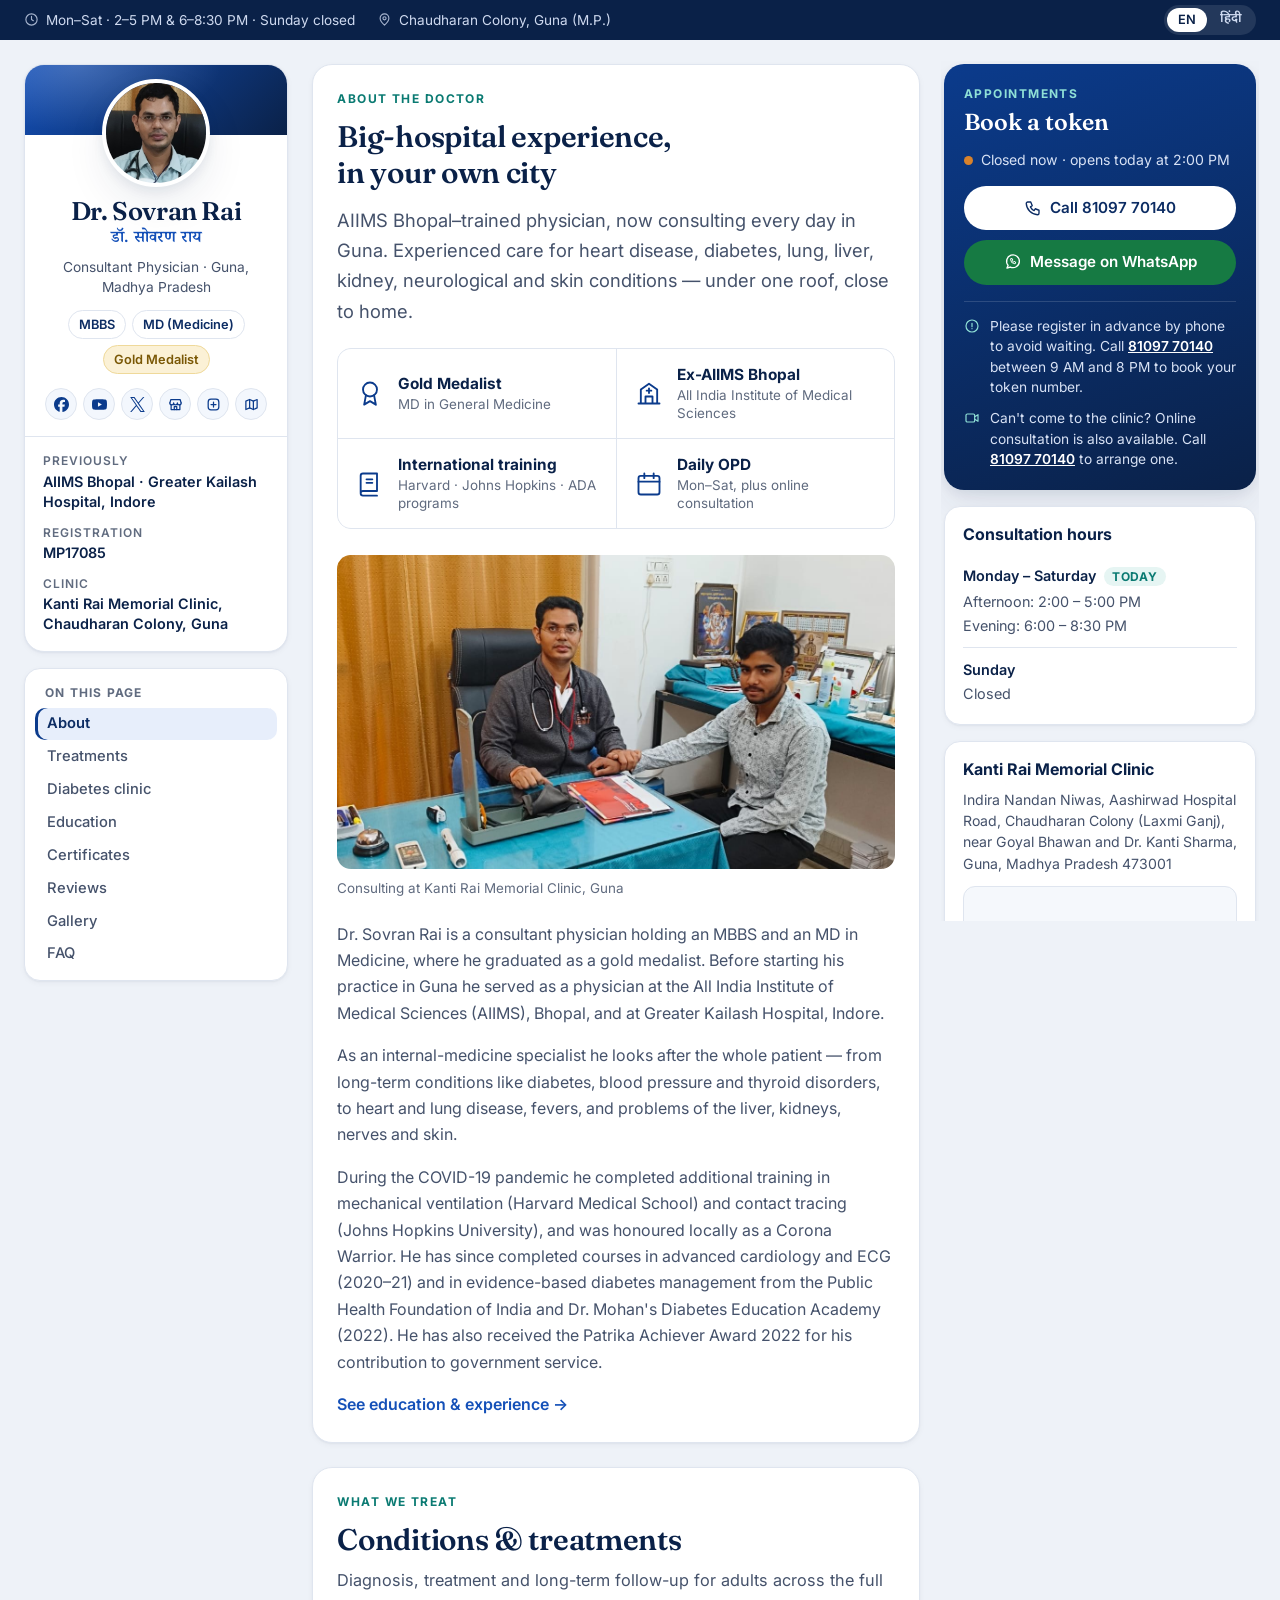
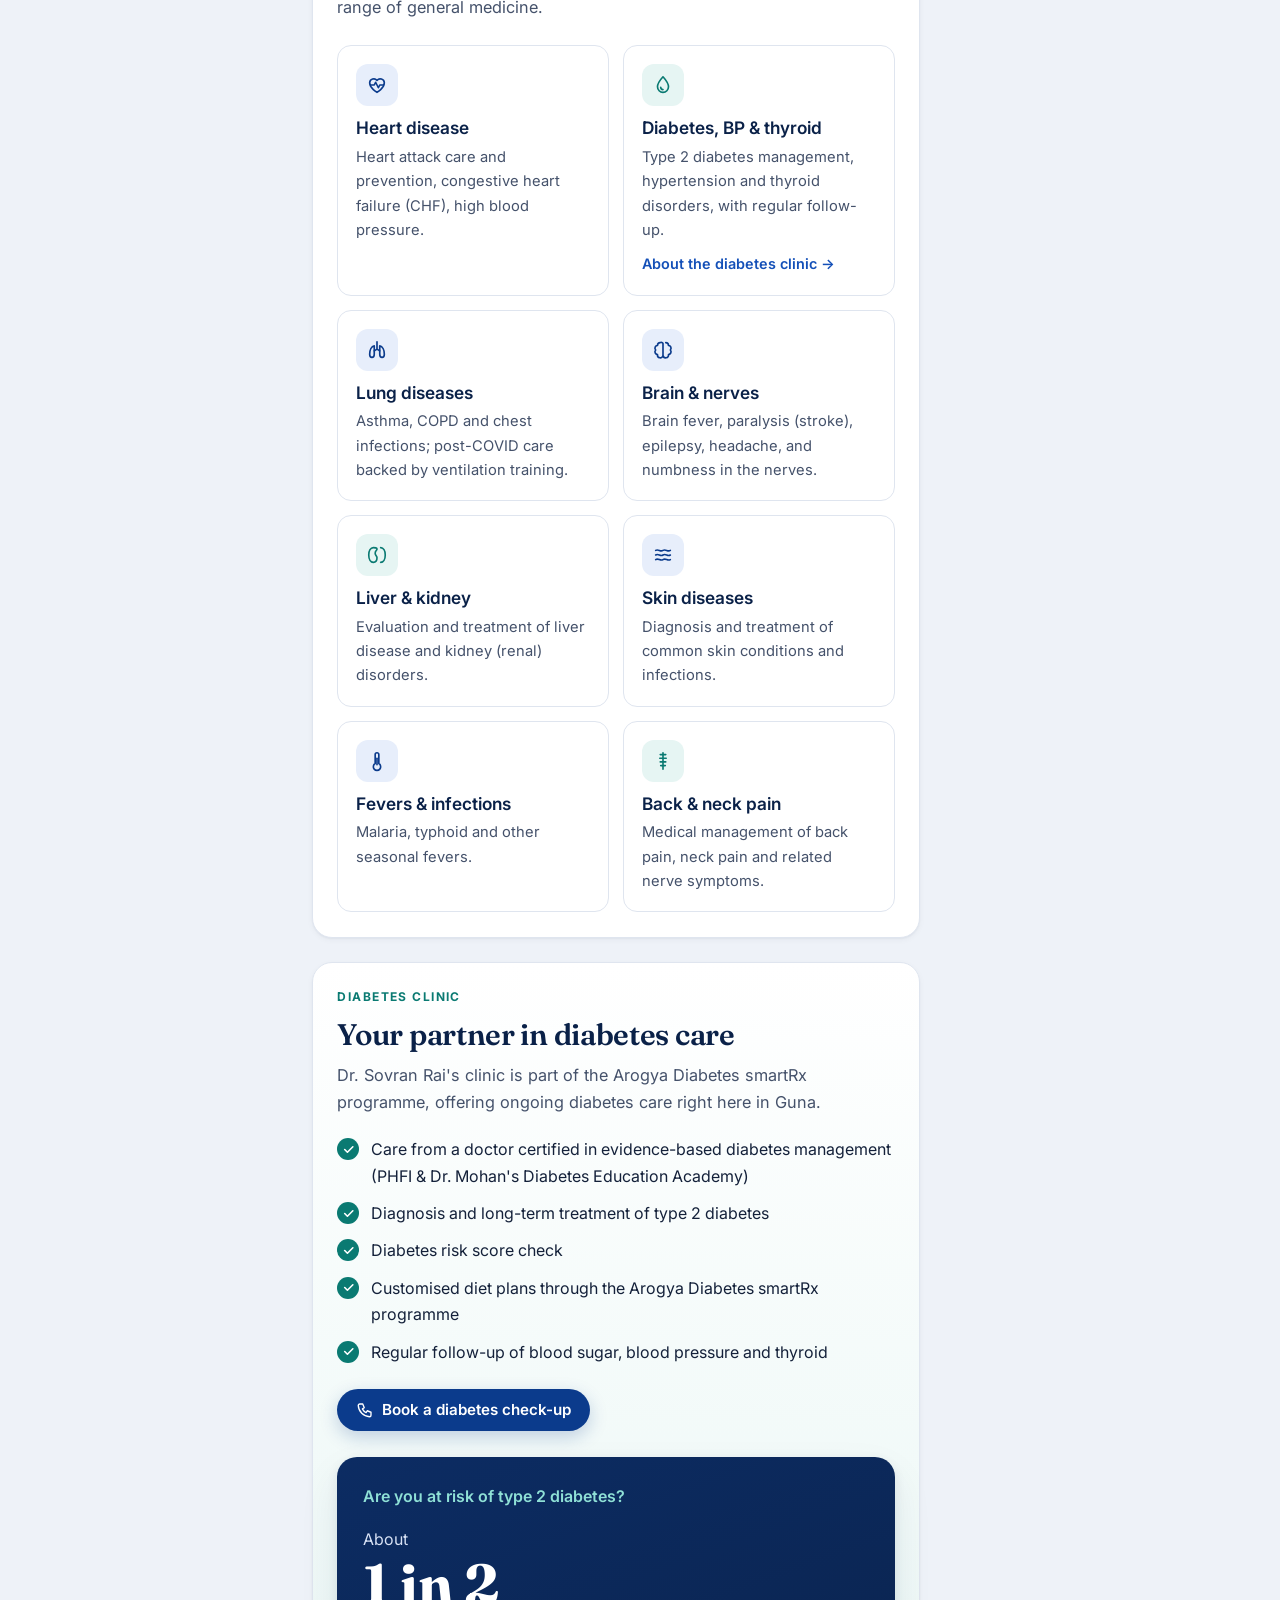
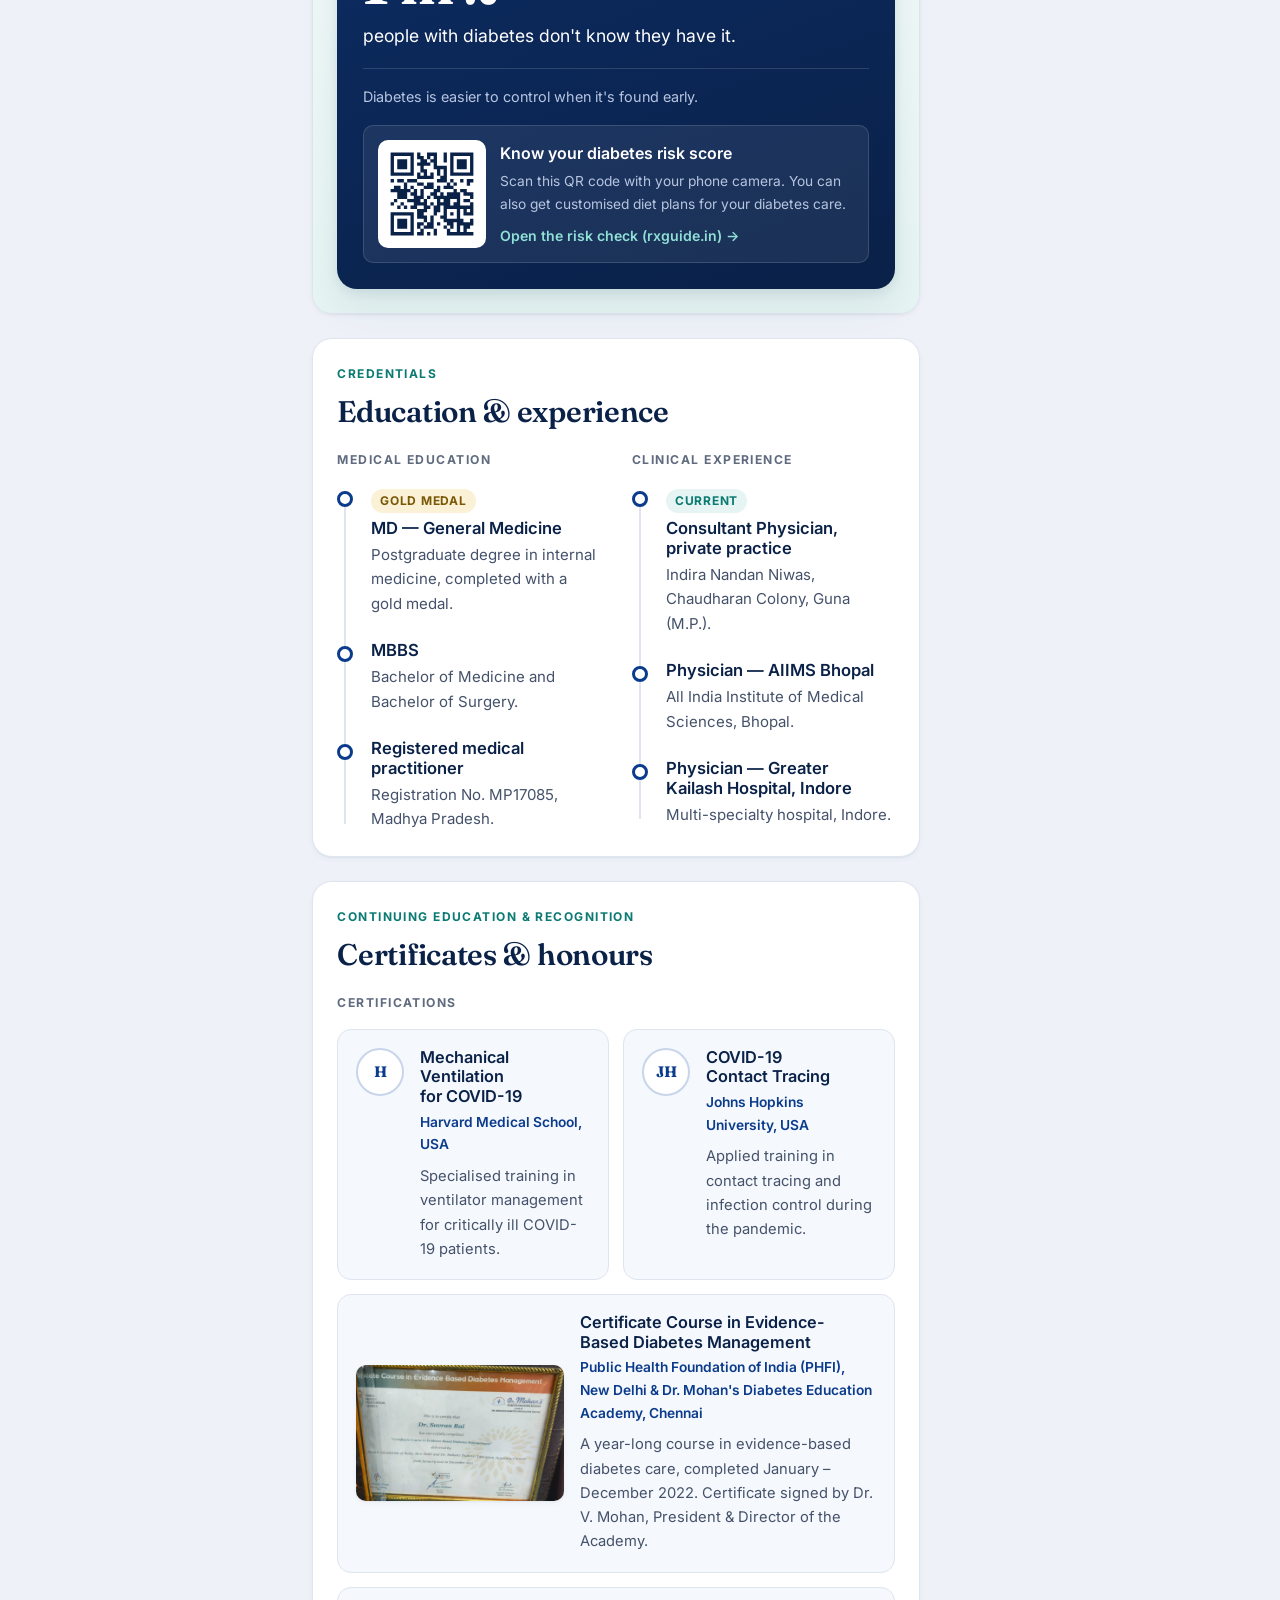
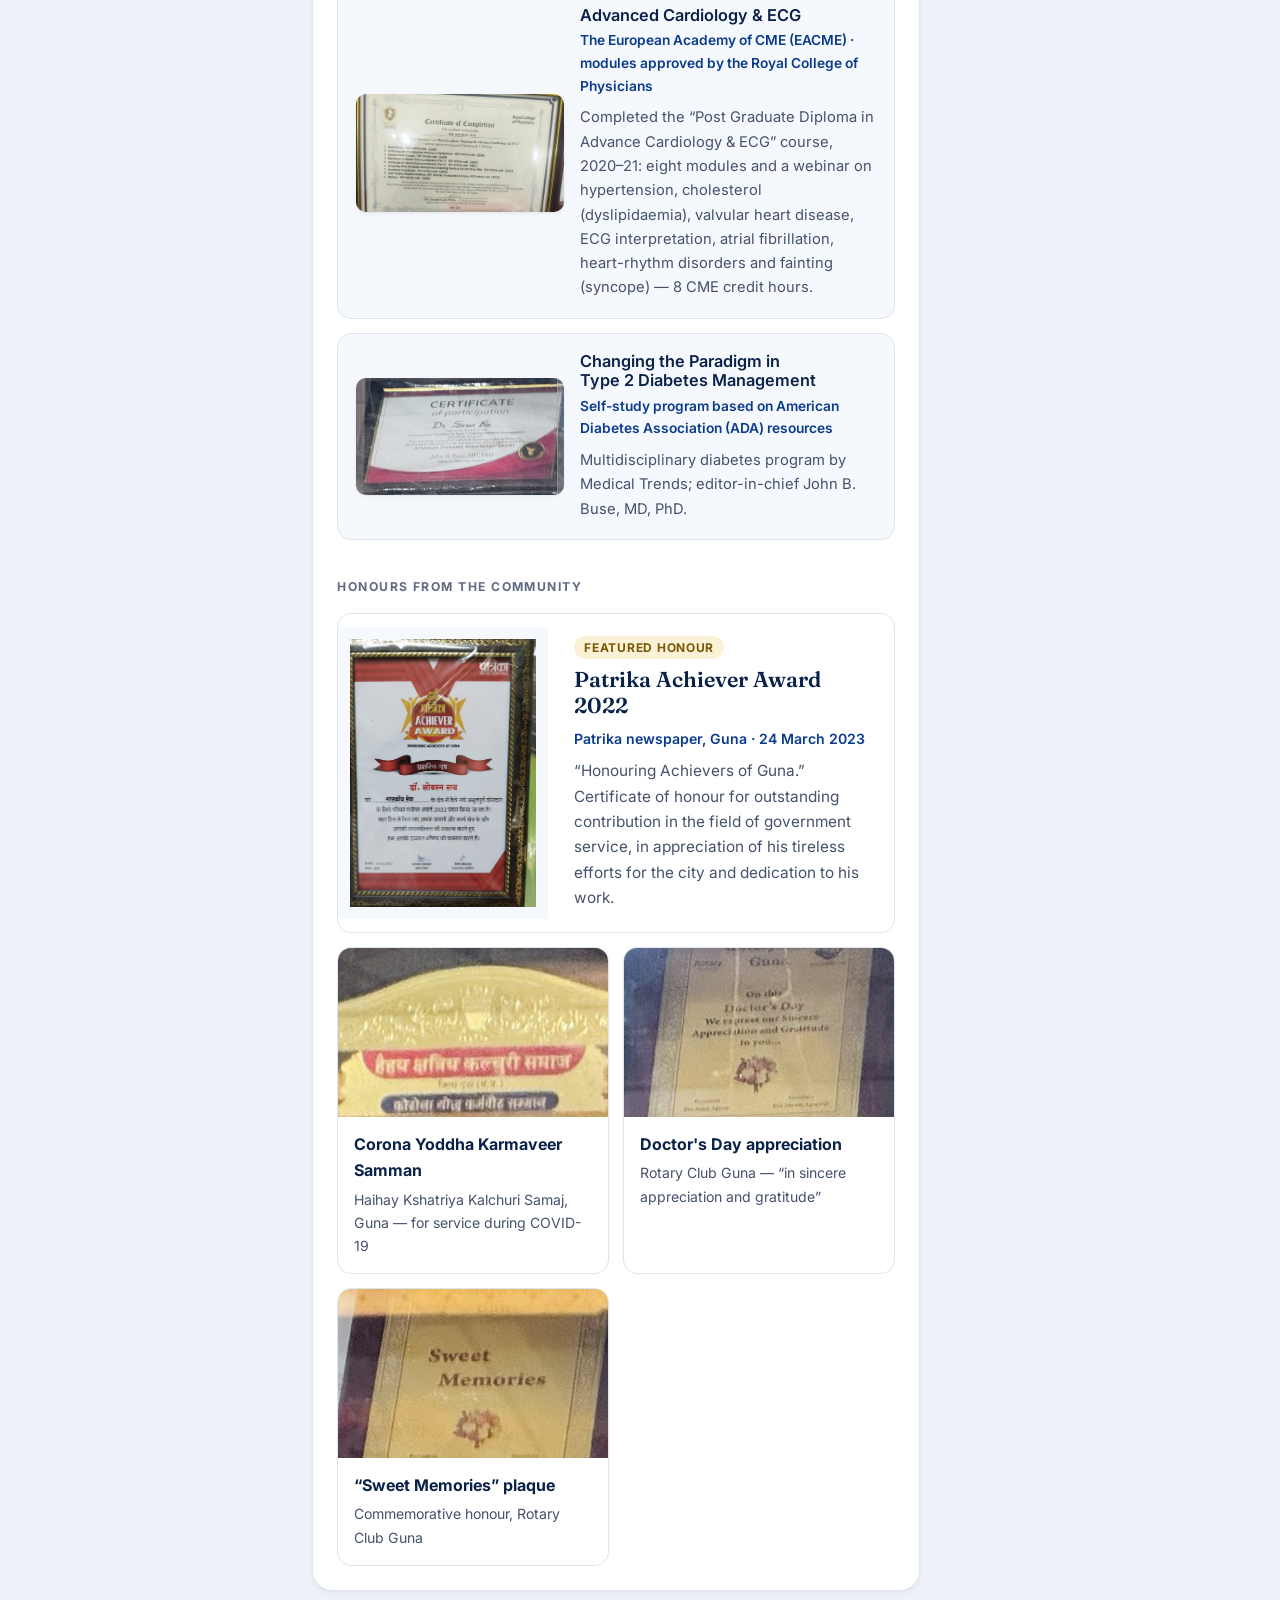
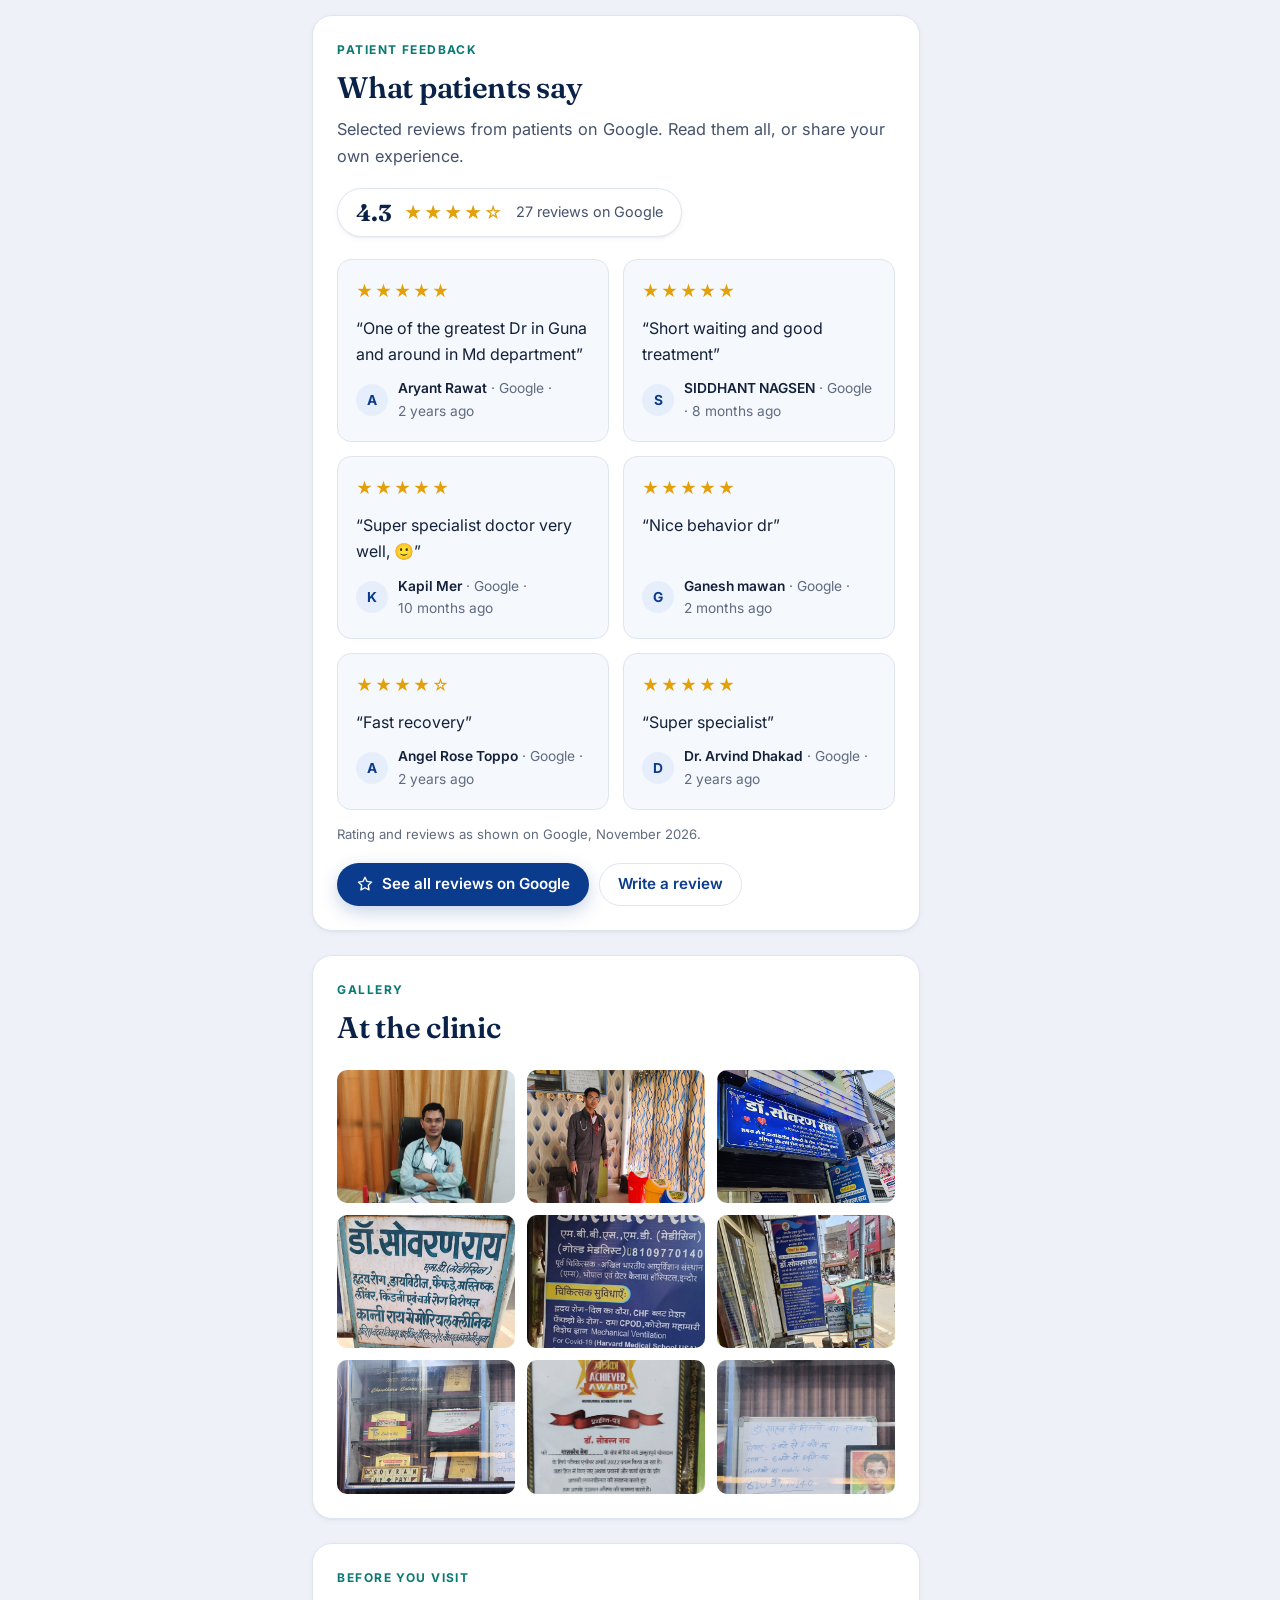
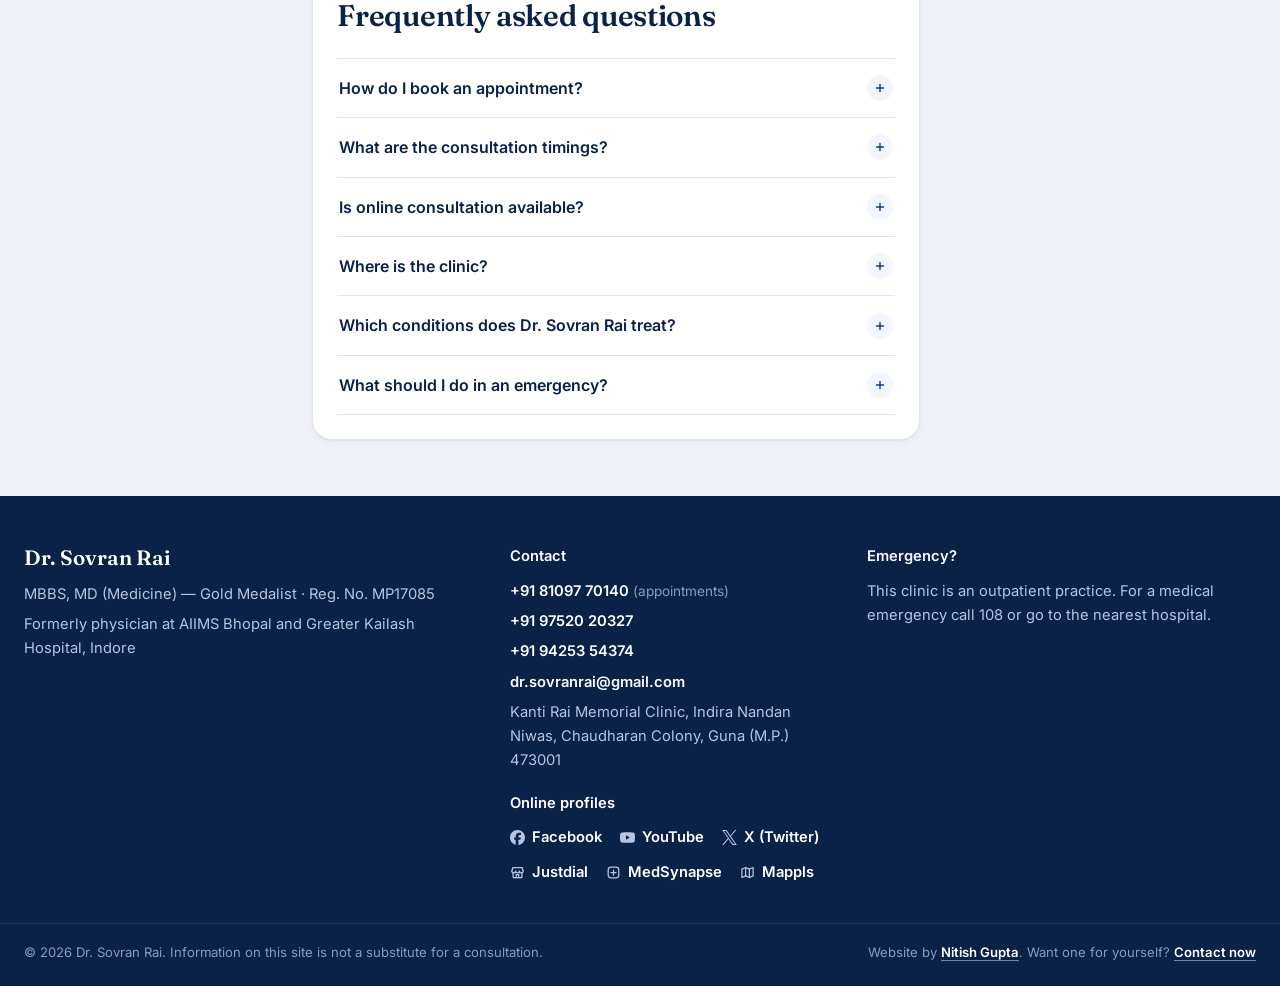
<file: index.html>
<!doctype html>
<html lang="en" data-lang="en">
<head>
  <meta charset="utf-8">
  <meta name="viewport" content="width=device-width, initial-scale=1">
  <title>Dr. Sovran Rai — MD Medicine, Consultant Physician in Guna</title>
  <meta name="description" content="Dr. Sovran Rai, MBBS, MD (Medicine), Gold Medalist. Formerly at AIIMS Bhopal and Greater Kailash Hospital, Indore. Consultant physician for heart disease, diabetes, lung, liver, kidney, neuro and skin conditions in Chaudharan Colony, Guna (M.P.).">
  <meta name="theme-color" content="#0b3b8c">
  <!-- Main address. The same site is also served from GitHub Pages; this tells search engines which copy to list. -->
  <link rel="canonical" href="https://drsovranrai.pages.dev/">
  <meta property="og:type" content="website">
  <meta property="og:url" content="https://drsovranrai.pages.dev/">
  <meta property="og:title" content="Dr. Sovran Rai — MD Medicine, Guna">
  <meta property="og:description" content="AIIMS Bhopal–trained consultant physician. Mon–Sat 2–5 PM & 6–8:30 PM. Call or WhatsApp 81097 70140.">
  <meta property="og:image" content="https://drsovranrai.pages.dev/assets/img/dr-sovran-rai-headshot.jpg">
  <link rel="icon" href="assets/img/favicon.svg" type="image/svg+xml">

  <link rel="preconnect" href="https://fonts.googleapis.com">
  <link rel="preconnect" href="https://fonts.gstatic.com" crossorigin>
  <link href="https://fonts.googleapis.com/css2?family=Fraunces:opsz,wght@9..144,500;9..144,600;9..144,700&family=Inter:wght@400;500;600;700&family=Noto+Sans+Devanagari:wght@400;500;600;700&family=Noto+Serif+Devanagari:wght@600;700&display=swap" rel="stylesheet">
  <link rel="stylesheet" href="assets/css/styles.css?v=84f64792">

  <script type="application/ld+json">
  {
    "@context": "https://schema.org",
    "@type": "Physician",
    "name": "Dr. Sovran Rai",
    "alternateName": "डॉ. सोवरण राय",
    "description": "MBBS, MD (Medicine), Gold Medalist. Consultant physician; formerly at AIIMS Bhopal and Greater Kailash Hospital, Indore.",
    "medicalSpecialty": ["InternalMedicine", "Cardiovascular", "Endocrine", "Pulmonary", "Neurologic", "Dermatologic"],
    "url": "https://drsovranrai.pages.dev/",
    "telephone": "+91-8109770140",
    "email": "dr.sovranrai@gmail.com",
    "image": "https://drsovranrai.pages.dev/assets/img/dr-sovran-rai-headshot.jpg",
    "sameAs": [
      "https://www.facebook.com/dr.sovranrai/",
      "https://www.youtube.com/@9752020327",
      "https://x.com/dr_sovran",
      "https://www.justdial.com/Guna/DrSovran-Rai-Choudharan-Colony/9999P7542-7542-230904205341-T5V6_BZDET",
      "https://www.medsynapse.app/doctors/dr-sovran-rai-79336",
      "https://www.mappls.com/hk2vr5"
    ],
    "address": {
      "@type": "PostalAddress",
      "streetAddress": "Kanti Rai Memorial Clinic, Indira Nandan Niwas, Aashirwad Hospital Road, Chaudharan Colony, Laxmi Ganj (near Goyal Bhawan)",
      "addressLocality": "Guna",
      "postalCode": "473001",
      "addressRegion": "Madhya Pradesh",
      "addressCountry": "IN"
    },
    "openingHoursSpecification": [
      {"@type": "OpeningHoursSpecification", "dayOfWeek": ["Monday","Tuesday","Wednesday","Thursday","Friday","Saturday"], "opens": "14:00", "closes": "17:00"},
      {"@type": "OpeningHoursSpecification", "dayOfWeek": ["Monday","Tuesday","Wednesday","Thursday","Friday","Saturday"], "opens": "18:00", "closes": "20:30"}
    ]
  }
  </script>
</head>
<body>
  <!-- Icons for the online-profile links (profile card and footer), drawn with <use href="#ic-…">.
       Facebook, YouTube and X are the official marks from Simple Icons (CC0). Justdial, MedSynapse
       and Mappls have no published mark there, so they get plain line icons: shop, medical badge, map. -->
  <svg class="sprite" aria-hidden="true" focusable="false">
    <symbol id="ic-facebook" viewBox="0 0 24 24"><path fill="currentColor" d="M9.101 23.691v-7.98H6.627v-3.667h2.474v-1.58c0-4.085 1.848-5.978 5.858-5.978.401 0 .955.042 1.468.103a8.68 8.68 0 0 1 1.141.195v3.325a8.623 8.623 0 0 0-.653-.036 26.805 26.805 0 0 0-.733-.009c-.707 0-1.259.096-1.675.309a1.686 1.686 0 0 0-.679.622c-.258.42-.374.995-.374 1.752v1.297h3.919l-.386 2.103-.287 1.564h-3.246v8.245C19.396 23.238 24 18.179 24 12.044c0-6.627-5.373-12-12-12s-12 5.373-12 12c0 5.628 3.874 10.35 9.101 11.647Z"/></symbol>
    <symbol id="ic-youtube" viewBox="0 0 24 24"><path fill="currentColor" d="M23.498 6.186a3.016 3.016 0 0 0-2.122-2.136C19.505 3.545 12 3.545 12 3.545s-7.505 0-9.377.505A3.017 3.017 0 0 0 .502 6.186C0 8.07 0 12 0 12s0 3.93.502 5.814a3.016 3.016 0 0 0 2.122 2.136c1.871.505 9.376.505 9.376.505s7.505 0 9.377-.505a3.015 3.015 0 0 0 2.122-2.136C24 15.93 24 12 24 12s0-3.93-.502-5.814zM9.545 15.568V8.432L15.818 12l-6.273 3.568z"/></symbol>
    <symbol id="ic-x" viewBox="0 0 24 24"><path fill="currentColor" d="M14.234 10.162 22.977 0h-2.072l-7.591 8.824L7.251 0H.258l9.168 13.343L.258 24H2.33l8.016-9.318L16.749 24h6.993zm-2.837 3.299-.929-1.329L3.076 1.56h3.182l5.965 8.532.929 1.329 7.754 11.09h-3.182z"/></symbol>
    <symbol id="ic-justdial" viewBox="0 0 24 24"><g fill="none" stroke="currentColor" stroke-width="2" stroke-linecap="round" stroke-linejoin="round"><path d="M3 9.5 4.6 4h14.8L21 9.5"/><path d="M3 9.5a3 3 0 0 0 6 0 3 3 0 0 0 6 0 3 3 0 0 0 6 0"/><path d="M5 12.3V20h14v-7.7"/><path d="M10 20v-4.5h4V20"/></g></symbol>
    <symbol id="ic-medsynapse" viewBox="0 0 24 24"><g fill="none" stroke="currentColor" stroke-width="2" stroke-linecap="round" stroke-linejoin="round"><rect x="3.5" y="3.5" width="17" height="17" rx="4.5"/><path d="M12 8v8M8 12h8"/></g></symbol>
    <symbol id="ic-mappls" viewBox="0 0 24 24"><g fill="none" stroke="currentColor" stroke-width="2" stroke-linecap="round" stroke-linejoin="round"><path d="M9 4 3 6.5V20l6-2.5 6 2.5 6-2.5V4l-6 2.5z"/><path d="M9 4v13.5M15 6.5V20"/></g></symbol>
  </svg>

  <a class="skip-link" href="#main" data-i18n="skip">Skip to content</a>

  <!-- ============ Top bar ============ -->
  <div class="topbar">
    <div class="wrap topbar__inner">
      <span class="topbar__item">
        <svg class="i" viewBox="0 0 24 24" aria-hidden="true"><circle cx="12" cy="12" r="9"/><path d="M12 7v5l3 2"/></svg>
        <span data-i18n="topbar.hours">Mon–Sat · 2–5 PM &amp; 6–8:30 PM · Sunday closed</span>
      </span>
      <span class="topbar__item topbar__loc">
        <svg class="i" viewBox="0 0 24 24" aria-hidden="true"><path d="M12 21s-7-6.2-7-11a7 7 0 0 1 14 0c0 4.8-7 11-7 11z"/><circle cx="12" cy="10" r="2.5"/></svg>
        <span data-i18n="topbar.loc">Chaudharan Colony, Guna (M.P.)</span>
      </span>
      <button class="lang-toggle" type="button" id="langToggle" aria-label="EN हिंदी: switch language to Hindi">
        <span class="lang-toggle__opt" data-opt="en">EN</span>
        <span class="lang-toggle__opt" data-opt="hi">हिंदी</span>
      </button>
    </div>
  </div>

  <!--
    Three-column layout
      Left   (.side--left)  WHO     profile card + "On this page" links
      Centre (#main)        WHAT    about, treatments, credentials, reviews, gallery, FAQ
      Right  (#visit)       HOW     call / WhatsApp, timings, address, map
    Desktop (1200px+): three columns, the side columns stay in view while the page scrolls.
    Tablet (900–1199px): profile across the top, then content + right column.
    Phone (under 900px): one column, with a Call / WhatsApp bar fixed to the bottom.
  -->
  <div class="wrap layout">

    <!-- ============ LEFT: who ============ -->
    <div class="side side--left">
      <section class="profile" aria-labelledby="doctorName">
        <div class="profile__banner" aria-hidden="true"></div>
        <img class="profile__photo" src="assets/img/dr-sovran-rai-portrait.jpg" width="640" height="640"
             alt="Dr. Sovran Rai in his consulting room, wearing a stethoscope">
        <div class="profile__body">
          <h1 class="profile__name" id="doctorName">
            <span data-i18n="hero.name">Dr. Sovran Rai</span>
            <span class="profile__name-hi" lang="hi">डॉ. सोवरण राय</span>
          </h1>
          <p class="profile__role" data-i18n="hero.eyebrow">Consultant Physician · Guna, Madhya Pradesh</p>
          <p class="creds">
            <span>MBBS</span><span>MD (Medicine)</span><span class="gold" data-i18n="hero.gold">Gold Medalist</span>
          </p>
          <!-- Online profiles. The same links are in the footer's Contact column and in "sameAs" in the JSON-LD above. -->
          <p class="sr-only" id="socialTitle" data-i18n="social.title">Online profiles</p>
          <ul class="social" aria-labelledby="socialTitle">
            <li><a href="https://www.facebook.com/dr.sovranrai/" target="_blank" rel="noopener" aria-label="Facebook" title="Facebook"><svg viewBox="0 0 24 24" aria-hidden="true"><use href="#ic-facebook"/></svg></a></li>
            <li><a href="https://www.youtube.com/@9752020327" target="_blank" rel="noopener" aria-label="YouTube" title="YouTube"><svg viewBox="0 0 24 24" aria-hidden="true"><use href="#ic-youtube"/></svg></a></li>
            <li><a href="https://x.com/dr_sovran" target="_blank" rel="noopener" aria-label="X (Twitter)" title="X (Twitter)"><svg viewBox="0 0 24 24" aria-hidden="true"><use href="#ic-x"/></svg></a></li>
            <li><a href="https://www.justdial.com/Guna/DrSovran-Rai-Choudharan-Colony/9999P7542-7542-230904205341-T5V6_BZDET" target="_blank" rel="noopener" aria-label="Justdial" title="Justdial"><svg viewBox="0 0 24 24" aria-hidden="true"><use href="#ic-justdial"/></svg></a></li>
            <li><a href="https://www.medsynapse.app/doctors/dr-sovran-rai-79336" target="_blank" rel="noopener" aria-label="MedSynapse" title="MedSynapse"><svg viewBox="0 0 24 24" aria-hidden="true"><use href="#ic-medsynapse"/></svg></a></li>
            <li><a href="https://www.mappls.com/hk2vr5" target="_blank" rel="noopener" aria-label="Mappls" title="Mappls"><svg viewBox="0 0 24 24" aria-hidden="true"><use href="#ic-mappls"/></svg></a></li>
          </ul>
          <p class="status profile__status js-status" aria-live="polite"></p>
        </div>
        <ul class="facts">
          <li>
            <span class="facts__k" data-i18n="facts.prev.k">Previously</span>
            <span class="facts__v" data-i18n="facts.prev.v">AIIMS Bhopal · Greater Kailash Hospital, Indore</span>
          </li>
          <li>
            <span class="facts__k" data-i18n="facts.reg.k">Registration</span>
            <span class="facts__v">MP17085</span>
          </li>
          <li>
            <span class="facts__k" data-i18n="facts.where.k">Clinic</span>
            <span class="facts__v" data-i18n="facts.where.v">Kanti Rai Memorial Clinic, Chaudharan Colony, Guna</span>
          </li>
        </ul>
      </section>

      <nav class="toc" id="toc" aria-labelledby="tocTitle">
        <p class="toc__title" id="tocTitle" data-i18n="toc.title">On this page</p>
        <ul class="toc__list">
          <li><a href="#about" data-i18n="nav.about">About</a></li>
          <li><a href="#services" data-i18n="nav.services">Treatments</a></li>
          <li><a href="#diabetes" data-i18n="nav.diabetes">Diabetes clinic</a></li>
          <li><a href="#education" data-i18n="nav.education">Education</a></li>
          <li><a href="#certificates" data-i18n="nav.certificates">Certificates</a></li>
          <li><a href="#reviews" data-i18n="nav.reviews">Reviews</a></li>
          <li><a href="#gallery" data-i18n="nav.gallery">Gallery</a></li>
          <li><a href="#faq" data-i18n="nav.faq">FAQ</a></li>
          <!-- Only shown on phones, where the timings column sits at the end of the page -->
          <li class="toc__visit"><a href="#visit" data-i18n="nav.visit">Timings &amp; Location</a></li>
        </ul>
      </nav>
    </div>

    <!-- ============ CENTRE: what ============ -->
    <main class="content" id="main">

      <!-- About -->
      <section class="panel" id="about" aria-labelledby="aboutTitle">
        <p class="eyebrow" data-i18n="about.eyebrow">About the doctor</p>
        <h2 id="aboutTitle" data-i18n="about.title">Big-hospital experience, in your own city</h2>
        <p class="lead" data-i18n="hero.lead">AIIMS Bhopal–trained physician, now consulting every day in Guna. Experienced care for heart disease, diabetes, lung, liver, kidney, neurological and skin conditions — under one roof, close to home.</p>

        <div class="highlights" aria-label="Highlights">
          <div class="highlight">
            <svg class="i i--lg" viewBox="0 0 24 24" aria-hidden="true"><circle cx="12" cy="9" r="6"/><path d="M8.5 14 7 22l5-3 5 3-1.5-8"/></svg>
            <div><strong data-i18n="strip.1.t">Gold Medalist</strong><span data-i18n="strip.1.d">MD in General Medicine</span></div>
          </div>
          <div class="highlight">
            <svg class="i i--lg" viewBox="0 0 24 24" aria-hidden="true"><path d="M3 21h18M5 21V9l7-5 7 5v12M9 21v-6h6v6M12 8v4M10 10h4"/></svg>
            <div><strong data-i18n="strip.2.t">Ex-AIIMS Bhopal</strong><span data-i18n="strip.2.d">All India Institute of Medical Sciences</span></div>
          </div>
          <div class="highlight">
            <svg class="i i--lg" viewBox="0 0 24 24" aria-hidden="true"><path d="M4 19.5V5a2 2 0 0 1 2-2h12v15H6a2 2 0 0 0-2 2 2 2 0 0 0 2 2h12"/><path d="M9 8h5M9 11h5"/></svg>
            <div><strong data-i18n="strip.3.t">International training</strong><span data-i18n="strip.3.d">Harvard · Johns Hopkins · ADA programs</span></div>
          </div>
          <div class="highlight">
            <svg class="i i--lg" viewBox="0 0 24 24" aria-hidden="true"><rect x="3" y="5" width="18" height="16" rx="2"/><path d="M3 10h18M8 3v4M16 3v4"/></svg>
            <div><strong data-i18n="strip.4.t">Daily OPD</strong><span data-i18n="strip.4.d">Mon–Sat, plus online consultation</span></div>
          </div>
        </div>

        <div class="about__body">
        <figure class="photo">
          <img src="assets/img/clinic-consultation.jpg" width="1200" height="900"
               alt="Dr. Sovran Rai, stethoscope around his neck, checking a patient's pulse at his desk in the clinic">
          <figcaption data-i18n="about.caption">Consulting at Kanti Rai Memorial Clinic, Guna</figcaption>
        </figure>

        <div class="prose">
          <p data-i18n="about.p1">Dr. Sovran Rai is a consultant physician holding an MBBS and an MD in Medicine, where he graduated as a gold medalist. Before starting his practice in Guna he served as a physician at the All India Institute of Medical Sciences (AIIMS), Bhopal, and at Greater Kailash Hospital, Indore.</p>
          <p data-i18n="about.p2">As an internal-medicine specialist he looks after the whole patient — from long-term conditions like diabetes, blood pressure and thyroid disorders, to heart and lung disease, fevers, and problems of the liver, kidneys, nerves and skin.</p>
          <p data-i18n="about.p3">During the COVID-19 pandemic he completed additional training in mechanical ventilation (Harvard Medical School) and contact tracing (Johns Hopkins University), and was honoured locally as a Corona Warrior. He has since completed courses in advanced cardiology and ECG (2020–21) and in evidence-based diabetes management from the Public Health Foundation of India and Dr. Mohan's Diabetes Education Academy (2022). He has also received the Patrika Achiever Award 2022 for his contribution to government service.</p>
          <a class="link-arrow" href="#education" data-i18n="about.more">See education &amp; experience →</a>
        </div>
        </div>
      </section>

      <!-- Treatments -->
      <section class="panel" id="services" aria-labelledby="servicesTitle">
        <header class="panel__head">
          <p class="eyebrow" data-i18n="services.eyebrow">What we treat</p>
          <h2 id="servicesTitle" data-i18n="services.title">Conditions &amp; treatments</h2>
          <p class="panel__lead" data-i18n="services.lead">Diagnosis, treatment and long-term follow-up for adults across the full range of general medicine.</p>
        </header>

        <div class="cards">
          <article class="card">
            <span class="card__icon"><svg class="i" viewBox="0 0 24 24" aria-hidden="true"><path d="M12 20s-8-4.6-8-10.5A4.5 4.5 0 0 1 12 7a4.5 4.5 0 0 1 8 2.5C20 15.4 12 20 12 20z"/><path d="M5 12h4l1.5-3 3 6L15 12h4"/></svg></span>
            <h3 data-i18n="svc.heart.t">Heart disease</h3>
            <p data-i18n="svc.heart.d">Heart attack care and prevention, congestive heart failure (CHF), high blood pressure.</p>
          </article>
          <article class="card">
            <span class="card__icon"><svg class="i" viewBox="0 0 24 24" aria-hidden="true"><path d="M12 3s6 6.6 6 11a6 6 0 0 1-12 0c0-4.4 6-11 6-11z"/><path d="M9.5 14.5a2.5 2.5 0 0 0 2.5 2.5"/></svg></span>
            <h3 data-i18n="svc.diabetes.t">Diabetes, BP &amp; thyroid</h3>
            <p data-i18n="svc.diabetes.d">Type 2 diabetes management, hypertension and thyroid disorders, with regular follow-up.</p>
            <a class="card__link" href="#diabetes" data-i18n="svc.diabetes.more">About the diabetes clinic →</a>
          </article>
          <article class="card">
            <span class="card__icon"><svg class="i" viewBox="0 0 24 24" aria-hidden="true"><path d="M12 3v8M12 11l-3 2M12 11l3 2"/><path d="M9 7.5C6 8 4 12 4 16.5 4 19 5 20 6.5 20S9 18.5 9 16.5z"/><path d="M15 7.5c3 .5 5 4.5 5 9 0 2.5-1 3.5-2.5 3.5S15 18.5 15 16.5z"/></svg></span>
            <h3 data-i18n="svc.lungs.t">Lung diseases</h3>
            <p data-i18n="svc.lungs.d">Asthma, COPD and chest infections; post-COVID care backed by ventilation training.</p>
          </article>
          <article class="card">
            <span class="card__icon"><svg class="i" viewBox="0 0 24 24" aria-hidden="true"><path d="M9 4a3 3 0 0 0-3 3 3 3 0 0 0-2 5 3 3 0 0 0 2 5 3 3 0 0 0 6 1V5a2 2 0 0 0-3-1zM15 4a3 3 0 0 1 3 3 3 3 0 0 1 2 5 3 3 0 0 1-2 5 3 3 0 0 1-6 1"/></svg></span>
            <h3 data-i18n="svc.neuro.t">Brain &amp; nerves</h3>
            <p data-i18n="svc.neuro.d">Brain fever, paralysis (stroke), epilepsy, headache, and numbness in the nerves.</p>
          </article>
          <article class="card">
            <span class="card__icon"><svg class="i" viewBox="0 0 24 24" aria-hidden="true"><path d="M8 4c-3 0-5 3.5-5 8s2 8 5 8 4-3 4-5-2-2.5-2-5 2-3 2-4.5S10 4 8 4z"/><path d="M16 4c3 0 5 3.5 5 8s-2 8-5 8"/></svg></span>
            <h3 data-i18n="svc.liver.t">Liver &amp; kidney</h3>
            <p data-i18n="svc.liver.d">Evaluation and treatment of liver disease and kidney (renal) disorders.</p>
          </article>
          <article class="card">
            <span class="card__icon"><svg class="i" viewBox="0 0 24 24" aria-hidden="true"><path d="M4 7c3-2 5 2 8 0s5 2 8 0M4 12c3-2 5 2 8 0s5 2 8 0M4 17c3-2 5 2 8 0s5 2 8 0"/></svg></span>
            <h3 data-i18n="svc.skin.t">Skin diseases</h3>
            <p data-i18n="svc.skin.d">Diagnosis and treatment of common skin conditions and infections.</p>
          </article>
          <article class="card">
            <span class="card__icon"><svg class="i" viewBox="0 0 24 24" aria-hidden="true"><path d="M14 14.8V5a2 2 0 0 0-4 0v9.8a4 4 0 1 0 4 0z"/><path d="M12 9v7"/></svg></span>
            <h3 data-i18n="svc.fever.t">Fevers &amp; infections</h3>
            <p data-i18n="svc.fever.d">Malaria, typhoid and other seasonal fevers.</p>
          </article>
          <article class="card">
            <span class="card__icon"><svg class="i" viewBox="0 0 24 24" aria-hidden="true"><path d="M12 3v18M9 5h6M8.5 9h7M9 13h6M9.5 17h5"/></svg></span>
            <h3 data-i18n="svc.pain.t">Back &amp; neck pain</h3>
            <p data-i18n="svc.pain.d">Medical management of back pain, neck pain and related nerve symptoms.</p>
          </article>
        </div>
      </section>

      <!-- Diabetes clinic -->
      <section class="panel panel--diabetes" id="diabetes" aria-labelledby="dmTitle">
        <div class="diabetes">
          <div class="diabetes__copy">
            <p class="eyebrow" data-i18n="dm.eyebrow">Diabetes clinic</p>
            <h2 id="dmTitle" data-i18n="dm.title">Your partner in diabetes care</h2>
            <p class="panel__lead" data-i18n="dm.lead">Dr. Sovran Rai's clinic is part of the Arogya Diabetes smartRx programme, offering ongoing diabetes care right here in Guna.</p>
            <ul class="checks">
              <li data-i18n="dm.cert">Care from a doctor certified in evidence-based diabetes management (PHFI &amp; Dr. Mohan's Diabetes Education Academy)</li>
              <li data-i18n="dm.c1">Diagnosis and long-term treatment of type 2 diabetes</li>
              <li data-i18n="dm.c2">Diabetes risk score check</li>
              <li data-i18n="dm.c3">Customised diet plans through the Arogya Diabetes smartRx programme</li>
              <li data-i18n="dm.c4">Regular follow-up of blood sugar, blood pressure and thyroid</li>
            </ul>
            <a class="btn btn--primary" href="tel:+918109770140">
              <svg class="i" viewBox="0 0 24 24" aria-hidden="true"><path d="M5 4h4l2 5-2.5 1.5a11 11 0 0 0 5 5L15 13l5 2v4a2 2 0 0 1-2 2A16 16 0 0 1 3 6a2 2 0 0 1 2-2"/></svg>
              <span data-i18n="dm.cta">Book a diabetes check-up</span>
            </a>
          </div>
          <aside class="diabetes__stat" aria-label="Diabetes fact">
            <p class="diabetes__q" data-i18n="dm.q">Are you at risk of type 2 diabetes?</p>
            <p class="diabetes__pre" data-i18n="dm.pre">About</p>
            <p class="diabetes__big" data-i18n="dm.big">1 in 2</p>
            <p class="diabetes__text" data-i18n="dm.text">people with diabetes don't know they have it.</p>
            <p class="diabetes__small" data-i18n="dm.small">Diabetes is easier to control when it's found early.</p>
            <div class="risk">
              <a class="risk__qr" href="https://rxguide.in/a/3497" target="_blank" rel="noopener" tabindex="-1" aria-hidden="true">
                <img src="assets/img/diabetes-risk-qr.svg" width="104" height="104" alt="">
              </a>
              <div class="risk__text">
                <p class="risk__title" data-i18n="dm.risk.t">Know your diabetes risk score</p>
                <p data-i18n="dm.risk.d">Scan this QR code with your phone camera. You can also get customised diet plans for your diabetes care.</p>
                <a class="risk__link" href="https://rxguide.in/a/3497" target="_blank" rel="noopener" data-i18n="dm.risk.link">Open the risk check (rxguide.in) →</a>
              </div>
            </div>
          </aside>
        </div>
      </section>

      <!-- Education & experience -->
      <section class="panel" id="education" aria-labelledby="eduTitle">
        <header class="panel__head">
          <p class="eyebrow" data-i18n="edu.eyebrow">Credentials</p>
          <h2 id="eduTitle" data-i18n="edu.title">Education &amp; experience</h2>
        </header>

        <div class="cols">
          <div>
            <h3 class="col__title" data-i18n="edu.col1">Medical education</h3>
            <ol class="timeline">
              <li>
                <span class="timeline__tag gold" data-i18n="edu.md.tag">Gold Medal</span>
                <h4 data-i18n="edu.md.t">MD — General Medicine</h4>
                <p data-i18n="edu.md.d">Postgraduate degree in internal medicine, completed with a gold medal.</p>
              </li>
              <li>
                <h4 data-i18n="edu.mbbs.t">MBBS</h4>
                <p data-i18n="edu.mbbs.d">Bachelor of Medicine and Bachelor of Surgery.</p>
              </li>
              <li>
                <h4 data-i18n="edu.reg.t">Registered medical practitioner</h4>
                <p data-i18n="edu.reg.d">Registration No. MP17085, Madhya Pradesh.</p>
              </li>
            </ol>
          </div>
          <div>
            <h3 class="col__title" data-i18n="edu.col2">Clinical experience</h3>
            <ol class="timeline">
              <li>
                <span class="timeline__tag" data-i18n="edu.now.tag">Current</span>
                <h4 data-i18n="edu.now.t">Consultant Physician, private practice</h4>
                <p data-i18n="edu.now.d">Indira Nandan Niwas, Chaudharan Colony, Guna (M.P.).</p>
              </li>
              <li>
                <h4 data-i18n="edu.aiims.t">Physician — AIIMS Bhopal</h4>
                <p data-i18n="edu.aiims.d">All India Institute of Medical Sciences, Bhopal.</p>
              </li>
              <li>
                <h4 data-i18n="edu.gk.t">Physician — Greater Kailash Hospital, Indore</h4>
                <p data-i18n="edu.gk.d">Multi-specialty hospital, Indore.</p>
              </li>
            </ol>
          </div>
        </div>
      </section>

      <!-- Certificates & honours -->
      <section class="panel" id="certificates" aria-labelledby="certTitle">
        <header class="panel__head">
          <p class="eyebrow" data-i18n="cert.eyebrow">Continuing education &amp; recognition</p>
          <h2 id="certTitle" data-i18n="cert.title">Certificates &amp; honours</h2>
        </header>

        <h3 class="col__title" data-i18n="cert.sub1">Certifications</h3>
        <div class="certs">
          <article class="cert">
            <div class="cert__seal" aria-hidden="true">H</div>
            <div>
              <h4 data-i18n="cert.harvard.t">Mechanical Ventilation for COVID-19</h4>
              <p class="cert__org">Harvard Medical School, USA</p>
              <p data-i18n="cert.harvard.d">Specialised training in ventilator management for critically ill COVID-19 patients.</p>
            </div>
          </article>
          <article class="cert">
            <div class="cert__seal" aria-hidden="true">JH</div>
            <div>
              <h4 data-i18n="cert.jhu.t">COVID-19 Contact Tracing</h4>
              <p class="cert__org">Johns Hopkins University, USA</p>
              <p data-i18n="cert.jhu.d">Applied training in contact tracing and infection control during the pandemic.</p>
            </div>
          </article>
          <article class="cert cert--photo">
            <img src="assets/img/cert-phfi-diabetes.jpg" width="960" height="628" loading="lazy"
                 alt="Certificate awarded to Dr. Sovran Rai for completing the Certificate Course in Evidence Based Diabetes Management, January to December 2022, by the Public Health Foundation of India and Dr. Mohan's Diabetes Education Academy">
            <div>
              <h4 data-i18n="cert.phfi.t">Certificate Course in Evidence-Based Diabetes Management</h4>
              <p class="cert__org" data-i18n="cert.phfi.org">Public Health Foundation of India (PHFI), New Delhi &amp; Dr. Mohan's Diabetes Education Academy, Chennai</p>
              <p data-i18n="cert.phfi.d">A year-long course in evidence-based diabetes care, completed January – December 2022. Certificate signed by Dr. V. Mohan, President &amp; Director of the Academy.</p>
            </div>
          </article>
          <article class="cert cert--photo">
            <img src="assets/img/cert-eacme-cardiology-ecg.jpg" width="960" height="547" loading="lazy"
                 alt="Certificate of completion from the European Academy of CME for Dr. Sovran Rai, Post Graduate Diploma in Advance Cardiology and ECG course, 2020–2021, listing eight Royal College of Physicians approved modules and a webinar">
            <div>
              <h4 data-i18n="cert.eacme.t">Advanced Cardiology &amp; ECG</h4>
              <p class="cert__org" data-i18n="cert.eacme.org">The European Academy of CME (EACME) · modules approved by the Royal College of Physicians</p>
              <p data-i18n="cert.eacme.d">Completed the “Post Graduate Diploma in Advance Cardiology &amp; ECG” course, 2020–21: eight modules and a webinar on hypertension, cholesterol (dyslipidaemia), valvular heart disease, ECG interpretation, atrial fibrillation, heart-rhythm disorders and fainting (syncope) — 8 CME credit hours.</p>
            </div>
          </article>
          <article class="cert cert--photo">
            <img src="assets/img/cert-ada-diabetes.jpg" width="640" height="360" loading="lazy"
                 alt="Certificate of participation awarded to Dr. Sovran Rai for the Type 2 Diabetes Mellitus Management program based on American Diabetes Association resources">
            <div>
              <h4 data-i18n="cert.ada.t">Changing the Paradigm in Type 2 Diabetes Management</h4>
              <p class="cert__org" data-i18n="cert.ada.org">Self-study program based on American Diabetes Association (ADA) resources</p>
              <p data-i18n="cert.ada.d">Multidisciplinary diabetes program by Medical Trends; editor-in-chief John B. Buse, MD, PhD.</p>
            </div>
          </article>
        </div>

        <h3 class="col__title" data-i18n="cert.sub2">Honours from the community</h3>
        <div class="awards">
          <figure class="award award--feature">
            <img src="assets/img/award-patrika-achiever-2022.jpg" width="800" height="1150" loading="lazy"
                 alt="Patrika Achiever Award 2022 certificate of honour presented to Dr. Sovran Rai in Guna">
            <figcaption>
              <span class="award__tag" data-i18n="award.patrika.tag">Featured honour</span>
              <strong data-i18n="award.patrika.t">Patrika Achiever Award 2022</strong>
              <span class="award__org" data-i18n="award.patrika.org">Patrika newspaper, Guna · 24 March 2023</span>
              <span data-i18n="award.patrika.d">“Honouring Achievers of Guna.” Certificate of honour for outstanding contribution in the field of government service, in appreciation of his tireless efforts for the city and dedication to his work.</span>
            </figcaption>
          </figure>
          <figure class="award">
            <img src="assets/img/award-kalchuri-samaj.jpg" width="420" height="170" loading="lazy"
                 alt="Corona Warrior Karmaveer Samman plaque from Haihay Kshatriya Kalchuri Samaj, Guna">
            <figcaption>
              <strong data-i18n="award.corona.t">Corona Yoddha Karmaveer Samman</strong>
              <span data-i18n="award.corona.d">Haihay Kshatriya Kalchuri Samaj, Guna — for service during COVID-19</span>
            </figcaption>
          </figure>
          <figure class="award">
            <img src="assets/img/award-rotary-doctors-day.jpg" width="390" height="330" loading="lazy"
                 alt="Rotary Club Guna Doctor's Day appreciation plaque">
            <figcaption>
              <strong data-i18n="award.rotary.t">Doctor's Day appreciation</strong>
              <span data-i18n="award.rotary.d">Rotary Club Guna — “in sincere appreciation and gratitude”</span>
            </figcaption>
          </figure>
          <figure class="award">
            <img src="assets/img/award-sweet-memories.jpg" width="370" height="340" loading="lazy"
                 alt="Sweet Memories commemorative plaque">
            <figcaption>
              <strong data-i18n="award.memories.t">“Sweet Memories” plaque</strong>
              <span data-i18n="award.memories.d">Commemorative honour, Rotary Club Guna</span>
            </figcaption>
          </figure>
        </div>
      </section>

      <!-- Reviews -->
      <section class="panel" id="reviews" aria-labelledby="revTitle">
        <header class="panel__head">
          <p class="eyebrow" data-i18n="rev.eyebrow">Patient feedback</p>
          <h2 id="revTitle" data-i18n="rev.title">What patients say</h2>
          <p class="panel__lead" data-i18n="rev.lead">Selected reviews from patients on Google. Read them all, or share your own experience.</p>
        </header>

        <!-- Rating summary and reviews are rendered from assets/js/reviews.js -->
        <p class="rating" id="reviewSummary" hidden></p>
        <div class="reviews" id="reviewList"></div>

        <p class="reviews__asof" data-i18n="rev.asof">Rating and reviews as shown on Google, November 2026.</p>
        <div class="reviews__cta">
          <a class="btn btn--primary" href="https://share.google/HjbwcGCvPJSmoIJrW" data-google-link="reviews" target="_blank" rel="noopener">
            <svg class="i" viewBox="0 0 24 24" aria-hidden="true"><path d="m12 3 2.7 5.6 6.1.9-4.4 4.3 1 6.1L12 17l-5.4 2.9 1-6.1-4.4-4.3 6.1-.9z"/></svg>
            <span data-i18n="rev.google">See all reviews on Google</span>
          </a>
          <a class="btn btn--ghost" href="https://share.google/HjbwcGCvPJSmoIJrW" data-google-link="write" target="_blank" rel="noopener">
            <span data-i18n="rev.write">Write a review</span>
          </a>
        </div>
      </section>

      <!-- Gallery -->
      <section class="panel" id="gallery" aria-labelledby="galTitle">
        <header class="panel__head">
          <p class="eyebrow" data-i18n="gal.eyebrow">Gallery</p>
          <h2 id="galTitle" data-i18n="gal.title">At the clinic</h2>
        </header>
        <div class="gallery">
          <a href="assets/img/clinic-consulting-room.jpg" class="gallery__item">
            <img src="assets/img/clinic-consulting-room.jpg" width="1200" height="700" loading="lazy" alt="Dr. Sovran Rai seated at his desk in the consulting room, with a blood-pressure apparatus and pulse oximeter on the table">
          </a>
          <a href="assets/img/clinic-waiting-area.jpg" class="gallery__item">
            <img src="assets/img/clinic-waiting-area.jpg" width="1121" height="1200" loading="lazy" alt="Dr. Sovran Rai in the clinic's waiting area, with his certificates and the timings board in the display cabinet behind him">
          </a>
          <a href="assets/img/clinic-signboard.jpg" class="gallery__item">
            <img src="assets/img/clinic-signboard.jpg" width="1400" height="1050" loading="lazy" alt="Illuminated clinic signboard at Indira Nandan Niwas, Guna">
          </a>
          <a href="assets/img/clinic-name-board.jpg" class="gallery__item">
            <img src="assets/img/clinic-name-board.jpg" width="1130" height="1000" loading="lazy" alt="Painted roadside board for Kanti Rai Memorial Clinic listing Dr. Sovran Rai's specialties and the clinic address">
          </a>
          <a href="assets/img/clinic-info-board-2025.jpg" class="gallery__item">
            <img src="assets/img/clinic-info-board-2025.jpg" width="540" height="1200" loading="lazy" alt="Information board listing timings, services and international training">
          </a>
          <a href="assets/img/clinic-street-day.jpg" class="gallery__item">
            <img src="assets/img/clinic-street-day.jpg" width="1100" height="1091" loading="lazy" alt="Clinic entrance and information board on Aashirwad Hospital Road in daylight">
          </a>
          <a href="assets/img/certificates-cabinet.jpg" class="gallery__item">
            <img src="assets/img/certificates-cabinet.jpg" width="1400" height="1050" loading="lazy" alt="Display cabinet with Dr. Sovran Rai's certificates and awards">
          </a>
          <a href="assets/img/award-patrika-achiever-2022.jpg" class="gallery__item">
            <img src="assets/img/award-patrika-achiever-2022.jpg" width="800" height="1150" loading="lazy" alt="Patrika Achiever Award 2022 certificate">
          </a>
          <a href="assets/img/timings-board.jpg" class="gallery__item">
            <img src="assets/img/timings-board.jpg" width="900" height="1200" loading="lazy" alt="Handwritten board with consultation timings and booking number">
          </a>
        </div>
      </section>

      <!-- FAQ: every answer restates facts shown elsewhere on this page -->
      <section class="panel" id="faq" aria-labelledby="faqTitle">
        <header class="panel__head">
          <p class="eyebrow" data-i18n="faq.eyebrow">Before you visit</p>
          <h2 id="faqTitle" data-i18n="faq.title">Frequently asked questions</h2>
        </header>
        <div class="faq">
          <details class="faq__item">
            <summary data-i18n="faq.q1">How do I book an appointment?</summary>
            <p data-i18n="faq.a1">Call <a href="tel:+918109770140">81097 70140</a> between 9 AM and 8 PM to book your token number, or send a WhatsApp message to the same number. Booking in advance helps you avoid waiting at the clinic.</p>
          </details>
          <details class="faq__item">
            <summary data-i18n="faq.q2">What are the consultation timings?</summary>
            <p data-i18n="faq.a2">Monday to Saturday, 2:00 – 5:00 PM and 6:00 – 8:30 PM. The clinic is closed on Sunday.</p>
          </details>
          <details class="faq__item">
            <summary data-i18n="faq.q3">Is online consultation available?</summary>
            <p data-i18n="faq.a3">Yes. If you can't come to the clinic, call <a href="tel:+918109770140">81097 70140</a> to arrange an online consultation.</p>
          </details>
          <details class="faq__item">
            <summary data-i18n="faq.q4">Where is the clinic?</summary>
            <p data-i18n="faq.a4">Kanti Rai Memorial Clinic, Indira Nandan Niwas, Aashirwad Hospital Road, Chaudharan Colony (Laxmi Ganj), near Goyal Bhawan, Guna, Madhya Pradesh 473001.</p>
          </details>
          <details class="faq__item">
            <summary data-i18n="faq.q5">Which conditions does Dr. Sovran Rai treat?</summary>
            <p data-i18n="faq.a5">As a consultant physician (MD Medicine) he treats adults across general medicine — diabetes, blood pressure and thyroid disorders, heart and lung disease, fevers and infections, and conditions of the liver, kidneys, brain and nerves, and skin.</p>
          </details>
          <details class="faq__item">
            <summary data-i18n="faq.q6">What should I do in an emergency?</summary>
            <p data-i18n="faq.a6">This clinic is an outpatient practice. For a medical emergency call 108 or go to the nearest hospital.</p>
          </details>
        </div>
      </section>
    </main>

    <!-- ============ RIGHT: how to reach ============ -->
    <aside class="side side--right" id="visit" aria-labelledby="visitTitle">
      <h2 class="sr-only" id="visitTitle" data-i18n="visit.title">Timings &amp; location</h2>

      <!-- Book -->
      <section class="book" aria-labelledby="bookTitle">
        <p class="eyebrow eyebrow--light" data-i18n="book.eyebrow">Appointments</p>
        <h3 class="book__title" id="bookTitle" data-i18n="book.title">Book a token</h3>
        <p class="status status--dark js-status" aria-live="polite"></p>
        <div class="book__actions">
          <a class="btn btn--light btn--block" href="tel:+918109770140">
            <svg class="i" viewBox="0 0 24 24" aria-hidden="true"><path d="M5 4h4l2 5-2.5 1.5a11 11 0 0 0 5 5L15 13l5 2v4a2 2 0 0 1-2 2A16 16 0 0 1 3 6a2 2 0 0 1 2-2"/></svg>
            <span data-i18n="cta.callNum">Call 81097 70140</span>
          </a>
          <a class="btn btn--wa btn--block" href="https://wa.me/918109770140?text=Hello%20Doctor%2C%20I%20would%20like%20to%20book%20a%20token%20for%20a%20consultation." data-wa target="_blank" rel="noopener">
            <svg class="i" viewBox="0 0 24 24" aria-hidden="true"><path d="M5.49 16.46A8.5 8.5 0 1 1 8.41 18.7L4 20z"/><path class="i__fine" d="M9.4 7.6h1.6l.8 2-1 .6a4.4 4.4 0 0 0 2 2l.6-1 2 .8v1.6a.8.8 0 0 1-.8.8A6.4 6.4 0 0 1 8.6 8.4a.8.8 0 0 1 .8-.8"/></svg>
            <span data-i18n="cta.waLong">Message on WhatsApp</span>
          </a>
        </div>
        <div class="book__notes">
          <p class="book__note">
            <svg class="i" viewBox="0 0 24 24" aria-hidden="true"><circle cx="12" cy="12" r="9"/><path d="M12 8v5M12 16h.01"/></svg>
            <span data-i18n="visit.note">Please register in advance by phone to avoid waiting. Call <a href="tel:+918109770140">81097 70140</a> between 9 AM and 8 PM to book your token number.</span>
          </p>
          <p class="book__note">
            <svg class="i" viewBox="0 0 24 24" aria-hidden="true"><rect x="3" y="6" width="13" height="12" rx="2"/><path d="m16 10 5-3v10l-5-3"/></svg>
            <span data-i18n="visit.online">Can't come to the clinic? Online consultation is also available. Call <a href="tel:+918109770140">81097 70140</a> to arrange one.</span>
          </p>
        </div>
      </section>

      <!-- Hours -->
      <section class="side-card side-card--hours" aria-labelledby="hoursTitle">
        <h3 class="side-card__title" id="hoursTitle" data-i18n="side.hours">Consultation hours</h3>
        <table class="hours">
          <tbody>
            <tr data-days="1-6">
              <th scope="row" data-i18n="visit.days">Monday – Saturday</th>
              <td>
                <span data-i18n="visit.noon">Afternoon: 2:00 – 5:00 PM</span><br>
                <span data-i18n="visit.eve">Evening: 6:00 – 8:30 PM</span>
              </td>
            </tr>
            <tr data-days="0">
              <th scope="row" data-i18n="visit.sun">Sunday</th>
              <td data-i18n="visit.closed">Closed</td>
            </tr>
          </tbody>
        </table>
      </section>

      <!-- Clinic: address, map, phones -->
      <section class="side-card side-card--clinic" aria-labelledby="clinicTitle">
        <h3 class="side-card__title" id="clinicTitle" data-i18n="visit.addrTitle">Kanti Rai Memorial Clinic</h3>
        <address class="addr" data-i18n="visit.addr">Indira Nandan Niwas, Aashirwad Hospital Road, Chaudharan Colony (Laxmi Ganj), near Goyal Bhawan and Dr. Kanti Sharma, Guna, Madhya Pradesh 473001</address>
        <div class="map">
          <iframe title="Map showing Chaudharan Colony, Guna"
                  src="https://maps.google.com/maps?q=Aashirwad%20Hospital%20Road%2C%20Chaudharan%20Colony%2C%20Guna%2C%20Madhya%20Pradesh&z=15&output=embed"
                  loading="lazy" referrerpolicy="no-referrer-when-downgrade"></iframe>
        </div>
        <div class="map__actions">
          <a class="btn btn--ghost btn--sm" href="https://share.google/HjbwcGCvPJSmoIJrW" data-google-link="directions" target="_blank" rel="noopener">
            <svg class="i" viewBox="0 0 24 24" aria-hidden="true"><path d="M12 21s-7-6.2-7-11a7 7 0 0 1 14 0c0 4.8-7 11-7 11z"/><circle cx="12" cy="10" r="2.5"/></svg>
            <span data-i18n="visit.directions">Get directions</span>
          </a>
          <a class="btn btn--ghost btn--sm" href="https://mappls.com/hk2vr5" target="_blank" rel="noopener">
            <span data-i18n="visit.mappls">Open in Mappls</span>
          </a>
        </div>

        <h4 class="side-card__sub" data-i18n="footer.contact">Contact</h4>
        <ul class="phones">
          <li>
            <a href="tel:+918109770140"><svg class="i" viewBox="0 0 24 24" aria-hidden="true"><path d="M5 4h4l2 5-2.5 1.5a11 11 0 0 0 5 5L15 13l5 2v4a2 2 0 0 1-2 2A16 16 0 0 1 3 6a2 2 0 0 1 2-2"/></svg>81097 70140</a>
            <span class="phones__note" data-i18n="phone.main">Appointments &amp; token booking</span>
          </li>
          <li>
            <a href="tel:+919752020327"><svg class="i" viewBox="0 0 24 24" aria-hidden="true"><path d="M5 4h4l2 5-2.5 1.5a11 11 0 0 0 5 5L15 13l5 2v4a2 2 0 0 1-2 2A16 16 0 0 1 3 6a2 2 0 0 1 2-2"/></svg>97520 20327</a>
            <span class="phones__note" data-i18n="phone.alt">Alternate number</span>
          </li>
          <li>
            <a href="tel:+919425354374"><svg class="i" viewBox="0 0 24 24" aria-hidden="true"><path d="M5 4h4l2 5-2.5 1.5a11 11 0 0 0 5 5L15 13l5 2v4a2 2 0 0 1-2 2A16 16 0 0 1 3 6a2 2 0 0 1 2-2"/></svg>94253 54374</a>
            <span class="phones__note" data-i18n="phone.alt">Alternate number</span>
          </li>
          <li>
            <a href="mailto:dr.sovranrai@gmail.com"><svg class="i" viewBox="0 0 24 24" aria-hidden="true"><rect x="3" y="5" width="18" height="14" rx="2"/><path d="m3 7 9 6 9-6"/></svg>dr.sovranrai@gmail.com</a>
          </li>
        </ul>
      </section>

      <!-- Emergency -->
      <section class="side-card side-card--alert" aria-labelledby="emergencyTitle">
        <h3 class="side-card__title" id="emergencyTitle">
          <svg class="i" viewBox="0 0 24 24" aria-hidden="true"><path d="M12 3 2 20h20L12 3z"/><path d="M12 10v4M12 17h.01"/></svg>
          <span data-i18n="footer.emergency.t">Emergency?</span>
        </h3>
        <p data-i18n="footer.emergency.d">This clinic is an outpatient practice. For a medical emergency call 108 or go to the nearest hospital.</p>
      </section>
    </aside>
  </div>

  <!-- ============ Footer ============ -->
  <footer class="footer">
    <div class="wrap footer__grid">
      <div>
        <p class="footer__name" data-i18n="brand.name">Dr. Sovran Rai</p>
        <p data-i18n="footer.creds">MBBS, MD (Medicine) — Gold Medalist · Reg. No. MP17085</p>
        <p data-i18n="footer.prev">Formerly physician at AIIMS Bhopal and Greater Kailash Hospital, Indore</p>
      </div>
      <div>
        <p class="footer__h" data-i18n="footer.contact">Contact</p>
        <p><a href="tel:+918109770140">+91 81097 70140</a> <span class="footer__muted" data-i18n="phone.mainShort">(appointments)</span></p>
        <p><a href="tel:+919752020327">+91 97520 20327</a></p>
        <p><a href="tel:+919425354374">+91 94253 54374</a></p>
        <p><a href="mailto:dr.sovranrai@gmail.com">dr.sovranrai@gmail.com</a></p>
        <p data-i18n="footer.addr">Kanti Rai Memorial Clinic, Indira Nandan Niwas, Chaudharan Colony, Guna (M.P.) 473001</p>
        <p class="footer__h footer__h--sub" id="footerSocialTitle" data-i18n="social.title">Online profiles</p>
        <ul class="footer__social" aria-labelledby="footerSocialTitle">
          <li><a href="https://www.facebook.com/dr.sovranrai/" target="_blank" rel="noopener"><svg viewBox="0 0 24 24" aria-hidden="true"><use href="#ic-facebook"/></svg>Facebook</a></li>
          <li><a href="https://www.youtube.com/@9752020327" target="_blank" rel="noopener"><svg viewBox="0 0 24 24" aria-hidden="true"><use href="#ic-youtube"/></svg>YouTube</a></li>
          <li><a href="https://x.com/dr_sovran" target="_blank" rel="noopener"><svg viewBox="0 0 24 24" aria-hidden="true"><use href="#ic-x"/></svg>X (Twitter)</a></li>
          <li><a href="https://www.justdial.com/Guna/DrSovran-Rai-Choudharan-Colony/9999P7542-7542-230904205341-T5V6_BZDET" target="_blank" rel="noopener"><svg viewBox="0 0 24 24" aria-hidden="true"><use href="#ic-justdial"/></svg>Justdial</a></li>
          <li><a href="https://www.medsynapse.app/doctors/dr-sovran-rai-79336" target="_blank" rel="noopener"><svg viewBox="0 0 24 24" aria-hidden="true"><use href="#ic-medsynapse"/></svg>MedSynapse</a></li>
          <li><a href="https://www.mappls.com/hk2vr5" target="_blank" rel="noopener"><svg viewBox="0 0 24 24" aria-hidden="true"><use href="#ic-mappls"/></svg>Mappls</a></li>
        </ul>
      </div>
      <!-- Hidden on phones, where the emergency card sits just above the footer -->
      <div class="footer__emergency">
        <p class="footer__h" data-i18n="footer.emergency.t">Emergency?</p>
        <p data-i18n="footer.emergency.d">This clinic is an outpatient practice. For a medical emergency call 108 or go to the nearest hospital.</p>
      </div>
    </div>
    <div class="wrap footer__bottom">
      <p>© <span id="year">2026</span> Dr. Sovran Rai. <span data-i18n="footer.disclaimer">Information on this site is not a substitute for a consultation.</span></p>
      <!-- Developer credit, agreed by the doctor (Nov 2026). The name and "Contact now" open the developer's portfolio, whose contact card is under the photo; no phone number here, so patients don't call it to book. -->
      <p class="footer__credit" data-i18n="footer.credit">Website by <a href="https://nitishgupta.pages.dev/" target="_blank" rel="noopener">Nitish Gupta</a>. Want one for yourself? <a href="https://nitishgupta.pages.dev/" target="_blank" rel="noopener">Contact now</a></p>
    </div>
  </footer>

  <!-- Call / WhatsApp bar fixed to the bottom on phones -->
  <div class="actionbar">
    <a class="btn btn--primary" href="tel:+918109770140">
      <svg class="i" viewBox="0 0 24 24" aria-hidden="true"><path d="M5 4h4l2 5-2.5 1.5a11 11 0 0 0 5 5L15 13l5 2v4a2 2 0 0 1-2 2A16 16 0 0 1 3 6a2 2 0 0 1 2-2"/></svg>
      <span data-i18n="cta.callShort">Call to book</span><span class="sr-only"> 81097 70140</span>
    </a>
    <a class="btn btn--wa" href="https://wa.me/918109770140?text=Hello%20Doctor%2C%20I%20would%20like%20to%20book%20a%20token%20for%20a%20consultation." data-wa target="_blank" rel="noopener">
      <svg class="i" viewBox="0 0 24 24" aria-hidden="true"><path d="M5.49 16.46A8.5 8.5 0 1 1 8.41 18.7L4 20z"/><path class="i__fine" d="M9.4 7.6h1.6l.8 2-1 .6a4.4 4.4 0 0 0 2 2l.6-1 2 .8v1.6a.8.8 0 0 1-.8.8A6.4 6.4 0 0 1 8.6 8.4a.8.8 0 0 1 .8-.8"/></svg>
      <span data-i18n="cta.wa">WhatsApp</span>
    </a>
  </div>

  <script src="assets/js/reviews.js?v=be862d61"></script>
  <script src="assets/js/main.js?v=768640d1"></script>
</body>
</html>
</file>
<file: assets/css/styles.css>
/* ==========================================================
   Dr. Sovran Rai — static site styles
   Three-column layout: who (left) · what (centre) · how to reach (right)
   ========================================================== */

:root {
  --blue-900: #0a2148;
  --blue-800: #0c2c63;
  --blue-700: #0b3b8c;   /* signboard blue */
  --blue-600: #1450b8;
  --blue-100: #e7eefb;
  --blue-50:  #f3f7fd;
  --teal-600: #0a7a72;   /* 4.6:1 on --teal-50 (was #0b8279, 4.2:1), 5.2:1 on white */
  --teal-50:  #e6f5f3;
  --gold-600: #a87a12;
  --gold-100: #fbf1d6;
  --wa:       #167a43;   /* WhatsApp-style green, dark enough for white text (5.4:1) */
  --wa-hover: #11703c;
  --ink:      #14213a;
  --ink-2:    #45526b;
  --ink-3:    #606b7f;
  --line:     #dfe5ef;
  --bg:       #ffffff;
  --bg-2:     #f5f8fc;
  --page:     #eef2f8;

  --radius:   14px;
  --radius-s: 10px;
  --radius-l: 20px;
  --shadow-s: 0 1px 2px rgba(10, 33, 72, .05), 0 2px 6px rgba(10, 33, 72, .04);
  --shadow-m: 0 4px 12px rgba(10, 33, 72, .08), 0 18px 40px rgba(10, 33, 72, .08);

  --font-sans: "Inter", "Noto Sans Devanagari", system-ui, -apple-system, "Segoe UI", Roboto, sans-serif;
  --font-serif: "Fraunces", "Noto Serif Devanagari", Georgia, serif;
  --font-hi: "Noto Sans Devanagari", "Inter", system-ui, sans-serif;
  --font-hi-serif: "Noto Serif Devanagari", "Noto Sans Devanagari", Georgia, serif;

  /* Layout */
  --max-w: 2560px;      /* widest the page gets; only ultrawide monitors see side margins */
  --gutter: 24px;       /* space between the page edge and the columns */
  --left-w: 264px;
  --right-w: 312px;
  --gap: 24px;
  --side-top: 20px;      /* how far below the top of the window the side columns stick */
  --toc-h: 52px;         /* height of the horizontal section bar on tablets and phones */
}

*, *::before, *::after { box-sizing: border-box; }
html { scroll-behavior: smooth; scroll-padding-top: var(--side-top); -webkit-text-size-adjust: 100%; }
@media (prefers-reduced-motion: reduce) { html { scroll-behavior: auto; } * { transition: none !important; } }

body {
  margin: 0;
  font-family: var(--font-sans);
  font-size: 1rem;
  line-height: 1.65;
  color: var(--ink);
  background: var(--page);
  -webkit-font-smoothing: antialiased;
}
html[data-lang="hi"] body { font-family: var(--font-hi); line-height: 1.75; }

img { max-width: 100%; height: auto; display: block; }
a { color: var(--blue-600); }
h1, h2, h3, h4 { margin: 0; color: var(--blue-900); line-height: 1.2; text-wrap: balance; }
h2 { font-family: var(--font-serif); font-weight: 600; font-size: clamp(1.5rem, 1.1rem + 2cqi, 2.1rem); letter-spacing: -.01em; }
h3 { font-size: 1.08rem; font-weight: 600; }
h4 { font-size: 1.02rem; font-weight: 600; }
html[data-lang="hi"] h2 { font-family: var(--font-hi-serif); font-weight: 700; letter-spacing: 0; }
p { margin: 0 0 1em; }

.wrap { width: 100%; max-width: var(--max-w); margin: 0 auto; padding: 0 var(--gutter); }
@media (max-width: 480px) { :root { --gutter: 16px; } }

/* Big screens: slightly larger text and wider side columns, so the page fills the
   screen without looking stretched. 1600px+ is a 1080p laptop or 24" monitor;
   2000px+ is a 27" 1440p monitor or a 4K screen at 150% scaling. */
@media (min-width: 1600px) {
  html { font-size: 106.25%; }   /* 17px */
  :root { --gutter: 32px; --left-w: 288px; --right-w: 344px; --gap: 28px; }
}
@media (min-width: 2000px) {
  html { font-size: 112.5%; }    /* 18px */
  :root { --gutter: 48px; --left-w: 316px; --right-w: 380px; --gap: 32px; }
}

.sprite { position: absolute; width: 0; height: 0; overflow: hidden; }
.sr-only { position: absolute; width: 1px; height: 1px; padding: 0; margin: -1px; overflow: hidden; clip: rect(0 0 0 0); white-space: nowrap; border: 0; }

.i { width: 18px; height: 18px; flex: none; fill: none; stroke: currentColor; stroke-width: 1.8; stroke-linecap: round; stroke-linejoin: round; }
.i--lg { width: 28px; height: 28px; stroke-width: 1.6; }
.i .i__fine { stroke-width: 1.3; }

.skip-link { position: absolute; left: -999px; top: 8px; background: var(--blue-700); color: #fff; padding: 8px 14px; border-radius: 8px; z-index: 100; }
.skip-link:focus { left: 8px; }

:focus-visible { outline: 3px solid #f5b800; outline-offset: 2px; border-radius: 4px; }

/* ---------- Buttons ---------- */
.btn {
  display: inline-flex; align-items: center; justify-content: center; gap: 8px;
  padding: 11px 18px; border-radius: 999px;
  font: 600 .95rem/1.2 var(--font-sans); text-decoration: none; white-space: nowrap;
  border: 1.5px solid transparent; cursor: pointer;
  transition: background .15s, color .15s, border-color .15s, transform .15s, box-shadow .15s;
}
html[data-lang="hi"] .btn { font-family: var(--font-hi); }
.btn:hover { transform: translateY(-1px); }
.btn--block { display: flex; width: 100%; }
.btn--sm { padding: 8px 13px; font-size: .85rem; gap: 6px; }
.btn--sm .i { width: 15px; height: 15px; }
.btn--primary { background: var(--blue-700); color: #fff; box-shadow: 0 6px 18px rgba(11, 59, 140, .22); }
.btn--primary:hover { background: var(--blue-800); }
.btn--ghost { background: #fff; color: var(--blue-700); border-color: var(--line); }
.btn--ghost:hover { border-color: var(--blue-700); }
.btn--light { background: #fff; color: var(--blue-800); }
.btn--light:hover { background: var(--blue-50); }
.btn--wa { background: var(--wa); color: #fff; }
.btn--wa:hover { background: var(--wa-hover); }

/* ---------- Top bar ---------- */
.topbar { background: var(--blue-900); color: #cfdaf0; font-size: .85rem; }
.topbar__inner { display: flex; align-items: center; gap: 22px; min-height: 40px; }
.topbar__item { display: inline-flex; align-items: center; gap: 7px; min-width: 0; }
.topbar__item > span { white-space: nowrap; overflow: hidden; text-overflow: ellipsis; }
.topbar__item .i { width: 15px; height: 15px; opacity: .8; }
.lang-toggle {
  margin-left: auto; display: inline-flex; padding: 3px; gap: 2px; flex: none;
  background: rgba(255, 255, 255, .1); border: 0; border-radius: 999px; cursor: pointer;
}
.lang-toggle__opt { padding: 3px 11px; border-radius: 999px; color: #cfdaf0; font: 600 .8rem/1.4 var(--font-sans); }
.lang-toggle__opt[data-opt="hi"] { font-family: var(--font-hi); }
html[data-lang="en"] .lang-toggle__opt[data-opt="en"],
html[data-lang="hi"] .lang-toggle__opt[data-opt="hi"] { background: #fff; color: var(--blue-900); }
@media (max-width: 760px) { .topbar__loc { display: none; } }
@media (max-width: 420px) { .topbar { font-size: .78rem; } .topbar__inner { gap: 10px; } }

/* ==========================================================
   Layout: three columns
   ========================================================== */
.layout {
  display: grid;
  grid-template-columns: var(--left-w) minmax(0, 1fr) var(--right-w);
  grid-template-areas: "left content right";
  gap: var(--gap);
  align-items: start;
  padding-top: 24px;
  padding-bottom: 56px;
}

.side--left  { grid-area: left; }
.content     { grid-area: content; container: content / inline-size; display: flex; flex-direction: column; gap: var(--gap); min-width: 0; }
.side--right { grid-area: right; }

/* Side columns stay in view. If one is taller than the window it scrolls on its own. */
.side {
  position: sticky; top: var(--side-top);
  max-height: calc(100vh - var(--side-top) - 20px);
  max-height: calc(100dvh - var(--side-top) - 20px);
  overflow-y: auto; overscroll-behavior: auto;
  display: flex; flex-direction: column; gap: 16px;
  padding: 3px; margin: -3px;                 /* room for card shadows and focus rings */
  scrollbar-width: thin; scrollbar-color: #c3cfe3 transparent;
}
.side::-webkit-scrollbar { width: 6px; }
.side::-webkit-scrollbar-thumb { background: #c3cfe3; border-radius: 6px; }

/* Left column on desktop. By default the profile scrolls away and the "On this page"
   links stay in view. main.js adds .is-pinned when the window is tall enough for the
   whole column (profile + links), and then all of it stays in view. */
@media (min-width: 1200px) {
  .side--left { position: static; max-height: none; overflow: visible; align-self: stretch; padding: 0; margin: 0; }
  .side--left .toc { position: sticky; top: var(--side-top); }
  .side--left.is-pinned { position: sticky; align-self: start; }
  .side--left.is-pinned .toc { position: static; }
}

/* ---------- Left: profile card ---------- */
.profile { background: #fff; border: 1px solid var(--line); border-radius: var(--radius-l); box-shadow: var(--shadow-s); overflow: hidden; flex: none; }
.profile__banner { height: 70px; background: radial-gradient(240px 110px at 20% 0%, rgba(255, 255, 255, .2), transparent 60%), linear-gradient(135deg, var(--blue-600), var(--blue-900)); }
.profile__photo { position: relative; width: 108px; height: 108px; margin: -56px auto 0; border-radius: 50%; object-fit: cover; border: 4px solid #fff; background: #fff; box-shadow: var(--shadow-m); }
.profile__body { padding: 10px 18px 16px; text-align: center; }
.profile__name { font: 600 1.6rem/1.1 var(--font-serif); letter-spacing: -.015em; display: flex; flex-direction: column; gap: 4px; }
.profile__name-hi { font: 600 1.02rem/1.3 var(--font-hi-serif); color: var(--blue-600); letter-spacing: 0; }
html[data-lang="hi"] .profile__name { font-family: var(--font-hi-serif); font-weight: 700; letter-spacing: 0; line-height: 1.3; }
html[data-lang="hi"] .profile__name-hi { display: none; }
.profile__role { font-size: .86rem; color: var(--ink-2); margin: 8px 0 12px; line-height: 1.45; }
.creds { display: flex; flex-wrap: wrap; justify-content: center; gap: 6px; margin: 0; }
.creds span { padding: 3px 10px; border-radius: 999px; background: #fff; border: 1px solid var(--line); font-weight: 600; font-size: .8rem; color: var(--blue-800); }
.creds .gold { background: var(--gold-100); border-color: #efd99a; color: #7a5806; }
.profile .profile__status { display: none; margin-top: 14px; }   /* phones only; elsewhere the right column shows it */

/* Online profiles: a row of round icon links under the credentials */
.social { list-style: none; margin: 14px 0 0; padding: 0; display: flex; flex-wrap: wrap; justify-content: center; gap: 6px; }
.social a { display: grid; place-items: center; width: 2rem; height: 2rem; border-radius: 50%; background: var(--blue-50); border: 1px solid var(--line); color: var(--blue-700); transition: background-color .15s, border-color .15s, color .15s; }
.social a:hover { background: var(--blue-700); border-color: var(--blue-700); color: #fff; }
.social a:focus-visible { border-radius: 50%; }
.social svg { width: 15px; height: 15px; }

.facts { list-style: none; margin: 0; padding: 14px 18px 16px; display: grid; gap: 10px; border-top: 1px solid var(--line); }
.facts li { display: grid; gap: 1px; }
.facts__k { font-size: .75rem; letter-spacing: .08em; text-transform: uppercase; color: var(--ink-3); font-weight: 600; }
html[data-lang="hi"] .facts__k { letter-spacing: 0; font-size: .8rem; }
.facts__v { font-weight: 600; font-size: .9rem; line-height: 1.4; color: var(--blue-900); }

/* ---------- Left: "On this page" links ---------- */
.toc { background: #fff; border: 1px solid var(--line); border-radius: 16px; padding: 10px; box-shadow: var(--shadow-s); flex: none; }
.toc__title { font-size: .75rem; letter-spacing: .1em; text-transform: uppercase; color: var(--ink-3); font-weight: 700; margin: 0; padding: 4px 10px 6px; }
html[data-lang="hi"] .toc__title { letter-spacing: 0; font-size: .82rem; }
.toc__list { list-style: none; margin: 0; padding: 0; display: flex; flex-direction: column; gap: 1px; position: relative; }
.toc a { display: block; padding: 6px 12px; border-radius: 10px; color: var(--ink-2); text-decoration: none; font-weight: 500; font-size: .92rem; line-height: 1.35; }
.toc a:hover { background: var(--blue-50); color: var(--blue-700); }
.toc a.is-active { background: var(--blue-100); color: var(--blue-800); font-weight: 600; box-shadow: inset 3px 0 0 var(--blue-700); }
.toc__visit { display: none; }

/* ---------- Status line (open / closed) ---------- */
.status { display: inline-flex; align-items: center; gap: 8px; font-size: .88rem; color: var(--ink-2); margin: 0; line-height: 1.4; }
.status::before { content: ""; width: 9px; height: 9px; border-radius: 50%; background: var(--ink-3); flex: none; }
.status.is-open::before { background: #18a957; box-shadow: 0 0 0 4px rgba(24, 169, 87, .18); }
.status.is-closed::before { background: #d9822b; }
.status:empty { display: none !important; }
.status--dark { color: #d8e2f5; }
.status--dark.is-open::before { box-shadow: 0 0 0 4px rgba(24, 169, 87, .3); }

/* ==========================================================
   Centre: content panels
   ========================================================== */
.panel { background: #fff; border: 1px solid var(--line); border-radius: var(--radius-l); padding: clamp(20px, 4cqi, 48px); box-shadow: var(--shadow-s); }
.panel__head { max-width: 40em; margin-bottom: 24px; }
.panel__lead { color: var(--ink-2); font-size: 1.02rem; margin: 10px 0 0; }

.eyebrow { font-size: .75rem; font-weight: 700; letter-spacing: .12em; text-transform: uppercase; color: var(--teal-600); margin-bottom: 10px; }
html[data-lang="hi"] .eyebrow { letter-spacing: .02em; font-size: .88rem; }
.eyebrow--light { color: #8fe0d6; }

/* ---------- About ---------- */
#about h2 { margin-bottom: 14px; }
.lead { font-size: clamp(1.02rem, .96rem + .5cqi, 1.15rem); color: var(--ink-2); max-width: 38em; }
.highlights { display: grid; grid-template-columns: 1fr; gap: 1px; background: var(--line); border: 1px solid var(--line); border-radius: var(--radius); overflow: hidden; margin: 22px 0 26px; }
@container content (min-width: 480px) { .highlights { grid-template-columns: 1fr 1fr; } }
@container content (min-width: 1000px) { .highlights { grid-template-columns: repeat(4, 1fr); } }
.highlight { display: flex; gap: 14px; align-items: center; padding: 16px 18px; background: #fff; color: var(--blue-700); }
.highlight div { display: flex; flex-direction: column; line-height: 1.35; }
.highlight strong { color: var(--blue-900); font-size: .96rem; }
.highlight span { color: var(--ink-3); font-size: .84rem; }

.photo { margin: 0 0 22px; }
.photo img { border-radius: var(--radius); aspect-ratio: 16 / 9; object-fit: cover; object-position: 50% 30%; width: 100%; }
.photo figcaption { font-size: .84rem; color: var(--ink-3); margin-top: 8px; }
.prose p { color: var(--ink-2); }
@container content (min-width: 1000px) {
  .about__body { display: grid; grid-template-columns: minmax(0, 1fr) minmax(0, 1.1fr); gap: 40px; align-items: start; }
  .about__body .photo { margin: 0; }
  .about__body .photo img { aspect-ratio: 4 / 3; }
}
.link-arrow { font-weight: 600; text-decoration: none; }
.link-arrow:hover { text-decoration: underline; }

/* ---------- Treatments ---------- */
.cards { display: grid; grid-template-columns: 1fr; gap: 14px; }
@container content (min-width: 460px) { .cards { grid-template-columns: repeat(2, 1fr); } }
@container content (min-width: 760px) { .cards { grid-template-columns: repeat(3, 1fr); } }
@container content (min-width: 1000px) { .cards { grid-template-columns: repeat(4, 1fr); } }
.card { background: #fff; border: 1px solid var(--line); border-radius: var(--radius); padding: 18px; transition: transform .2s, box-shadow .2s, border-color .2s; }
.card:hover { transform: translateY(-2px); box-shadow: var(--shadow-m); border-color: #c8d5ea; }
.card__icon { display: grid; place-items: center; width: 42px; height: 42px; border-radius: 12px; background: var(--blue-100); color: var(--blue-700); margin-bottom: 12px; }
.card__icon .i { width: 22px; height: 22px; }
.card:nth-child(3n+2) .card__icon { background: var(--teal-50); color: var(--teal-600); }
.card h3 { margin-bottom: 6px; }
.card p { color: var(--ink-2); font-size: .92rem; margin: 0; }
.card__link { display: inline-block; margin-top: 10px; font-weight: 600; font-size: .9rem; text-decoration: none; }
.card__link:hover { text-decoration: underline; }

/* ---------- Diabetes clinic ---------- */
.panel--diabetes { background: linear-gradient(180deg, #fff 0%, var(--teal-50) 100%); }
.diabetes { display: grid; grid-template-columns: 1fr; gap: 26px; align-items: center; }
@container content (min-width: 760px) { .diabetes { grid-template-columns: 1.2fr 1fr; } }
.diabetes__copy h2 { margin-bottom: 4px; }
.checks { list-style: none; margin: 20px 0 24px; padding: 0; display: grid; gap: 11px; }
.checks li { position: relative; padding-left: 34px; color: var(--ink); }
.checks li::before {
  content: ""; position: absolute; left: 0; top: 2px; width: 22px; height: 22px; border-radius: 50%;
  background: var(--teal-600) url("data:image/svg+xml,%3Csvg xmlns='http://www.w3.org/2000/svg' viewBox='0 0 24 24' fill='none' stroke='white' stroke-width='3' stroke-linecap='round' stroke-linejoin='round'%3E%3Cpath d='M5 12l5 5L20 7'/%3E%3C/svg%3E") center / 13px no-repeat;
}
html[data-lang="hi"] .checks li::before { top: 4px; }
.diabetes__stat { background: linear-gradient(160deg, var(--blue-800), var(--blue-900)); color: #d8e2f5; border-radius: var(--radius-l); padding: 26px; box-shadow: var(--shadow-m); }
.diabetes__stat p { margin: 0; }
.diabetes__q { color: #8fe0d6; font-weight: 600; margin-bottom: 16px !important; }
.diabetes__big { font: 700 clamp(3rem, 2rem + 4cqi, 4.2rem)/1.05 var(--font-serif); color: #fff; margin: 2px 0 8px !important; }
html[data-lang="hi"] .diabetes__big { font-family: var(--font-hi-serif); }
.diabetes__text { font-size: 1.1rem; color: #fff; }
.diabetes__small { font-size: .9rem; color: #b7c5e0; margin-top: 18px !important; padding-top: 16px; border-top: 1px solid rgba(255, 255, 255, .14); }
.risk { display: flex; gap: 14px; align-items: center; margin-top: 16px; padding: 14px; background: rgba(255, 255, 255, .07); border: 1px solid rgba(255, 255, 255, .14); border-radius: var(--radius-s); }
.risk__qr { flex: none; display: block; background: #fff; padding: 6px; border-radius: 10px; line-height: 0; }
.risk__qr img { width: 96px; height: 96px; image-rendering: pixelated; }
.diabetes__stat .risk__title { color: #fff; font-weight: 600; margin-bottom: 4px; }
.risk__text p:not(.risk__title) { font-size: .86rem; color: #b7c5e0; }
.risk__link { display: inline-block; margin-top: 8px; color: #8fe0d6; font-weight: 600; font-size: .88rem; text-decoration: none; }
.risk__link:hover { text-decoration: underline; }
@container content (max-width: 380px) { .risk { flex-direction: column; align-items: flex-start; } }

/* ---------- Education timeline ---------- */
.cols { display: grid; grid-template-columns: 1fr; gap: 32px; }
@container content (min-width: 600px) { .cols { grid-template-columns: 1fr 1fr; } }
.col__title { font-size: .76rem; letter-spacing: .12em; text-transform: uppercase; color: var(--ink-3); margin: 0 0 18px; font-weight: 700; }
html[data-lang="hi"] .col__title { letter-spacing: .02em; font-size: .92rem; }
.timeline { list-style: none; margin: 0; padding: 0; position: relative; }
.timeline::before { content: ""; position: absolute; left: 7px; top: 8px; bottom: 8px; width: 2px; background: var(--line); }
.timeline li { position: relative; padding: 0 0 24px 34px; }
.timeline li:last-child { padding-bottom: 0; }
.timeline li::before { content: ""; position: absolute; left: 0; top: 5px; width: 16px; height: 16px; border-radius: 50%; background: #fff; border: 3px solid var(--blue-700); }
.timeline h4 { margin-bottom: 4px; font-size: 1.04rem; }
.timeline p { color: var(--ink-2); margin: 0; font-size: .94rem; }
.timeline__tag { display: inline-block; font-size: .75rem; font-weight: 700; letter-spacing: .06em; text-transform: uppercase; padding: 2px 9px; border-radius: 999px; background: var(--teal-50); color: var(--teal-600); margin-bottom: 6px; }
.timeline__tag.gold { background: var(--gold-100); color: #7a5806; }
html[data-lang="hi"] .timeline__tag { letter-spacing: 0; font-size: .8rem; }

/* ---------- Certificates & honours ---------- */
.certs { display: grid; grid-template-columns: 1fr; gap: 14px; margin-bottom: 40px; }
@container content (min-width: 600px) { .certs { grid-template-columns: 1fr 1fr; } }
.cert { display: flex; gap: 16px; align-items: flex-start; background: var(--bg-2); border: 1px solid var(--line); border-radius: var(--radius); padding: 18px; }
.cert h4 { margin-bottom: 4px; }
.cert p { margin: 0; color: var(--ink-2); font-size: .92rem; }
.cert .cert__org { color: var(--blue-700); font-weight: 600; font-size: .86rem; margin-bottom: 8px; }
.cert__seal { flex: none; width: 48px; height: 48px; border-radius: 50%; display: grid; place-items: center; background: #fff; color: var(--blue-700); font: 700 .95rem/1 var(--font-serif); border: 2px solid #c8d5ea; }
.cert--photo { grid-column: 1 / -1; flex-direction: column; align-items: stretch; }
.cert--photo img { width: 100%; border-radius: var(--radius-s); box-shadow: var(--shadow-s); }
@container content (min-width: 600px) {
  .cert--photo { flex-direction: row; align-items: center; }
  .cert--photo img { width: 40%; flex: none; }
}
@container content (min-width: 1100px) {
  .certs { grid-template-columns: repeat(6, 1fr); }
  .cert { grid-column: span 3; }
  .cert--photo { grid-column: span 2; flex-direction: column; align-items: stretch; }
  .cert--photo img { width: 100%; aspect-ratio: 16 / 10; object-fit: contain; background: #fff; }
}

.awards { display: grid; grid-template-columns: 1fr; gap: 14px; }
@container content (min-width: 480px) { .awards { grid-template-columns: repeat(2, 1fr); } }
@container content (min-width: 700px) { .awards { grid-template-columns: repeat(3, 1fr); } }
.award { margin: 0; background: #fff; border: 1px solid var(--line); border-radius: var(--radius); overflow: hidden; display: flex; flex-direction: column; }
.award img { width: 100%; aspect-ratio: 16 / 10; object-fit: cover; background: #2a1d17; }
.award figcaption { padding: 14px 16px 16px; display: flex; flex-direction: column; gap: 4px; }
.award strong { color: var(--blue-900); }
.award span { font-size: .88rem; color: var(--ink-2); }
.award--feature { grid-column: 1 / -1; }
.award--feature img { aspect-ratio: auto; max-height: 420px; object-fit: contain; background: var(--bg-2); padding: 12px; }
.award--feature figcaption { padding: 18px 20px; gap: 8px; }
.award--feature strong { font: 600 1.35rem/1.2 var(--font-serif); }
html[data-lang="hi"] .award--feature strong { font-family: var(--font-hi-serif); font-weight: 700; }
.award--feature span { font-size: .96rem; }
@container content (min-width: 560px) {
  .award--feature { flex-direction: row; align-items: center; }
  .award--feature img { width: 210px; flex: none; max-height: none; }
  .award--feature figcaption { padding: 22px 26px; }
}
.award .award__tag { align-self: flex-start; font-size: .75rem; font-weight: 700; letter-spacing: .06em; text-transform: uppercase; padding: 2px 10px; border-radius: 999px; background: var(--gold-100); color: #7a5806; }
html[data-lang="hi"] .award .award__tag { letter-spacing: 0; font-size: .82rem; }
.award .award__org { color: var(--blue-700); font-weight: 600; font-size: .88rem; }

/* ---------- Reviews ---------- */
.rating { display: inline-flex; align-items: center; gap: 12px; flex-wrap: wrap; margin: -6px 0 22px; padding: 9px 18px; background: #fff; border: 1px solid var(--line); border-radius: 999px; box-shadow: var(--shadow-s); }
.rating[hidden] { display: none; }
.rating__score { font: 700 1.45rem/1 var(--font-serif); color: var(--blue-900); }
.rating__stars { color: #e3a008; letter-spacing: 2px; font-size: 1.1rem; }
.rating__count { color: var(--ink-2); font-size: .9rem; }
.reviews { display: grid; grid-template-columns: 1fr; gap: 14px; }
@container content (min-width: 520px) { .reviews { grid-template-columns: repeat(2, 1fr); } }
@container content (min-width: 820px) { .reviews { grid-template-columns: repeat(3, 1fr); } }
.reviews:empty { display: none; }
.review { background: var(--bg-2); border: 1px solid var(--line); border-radius: var(--radius); padding: 18px; display: flex; flex-direction: column; gap: 10px; }
.review__stars { color: #e3a008; letter-spacing: 2px; font-size: 1.02rem; }
.review__text { color: var(--ink); margin: 0; flex: 1; }
.review__meta { display: flex; align-items: center; gap: 10px; font-size: .86rem; color: var(--ink-3); }
.review__avatar { width: 32px; height: 32px; border-radius: 50%; display: grid; place-items: center; background: var(--blue-100); color: var(--blue-700); font-weight: 700; flex: none; }
.review__name { color: var(--ink); font-weight: 600; }
.reviews__asof { font-size: .82rem; color: var(--ink-3); margin: 14px 0 0; }
.reviews__cta { display: flex; flex-wrap: wrap; gap: 10px; margin-top: 18px; }
@container content (max-width: 400px) { .reviews__cta .btn { width: 100%; } }

/* ---------- Gallery ---------- */
.gallery { display: grid; grid-template-columns: repeat(2, 1fr); gap: 10px; }
@container content (min-width: 600px) { .gallery { grid-template-columns: repeat(3, 1fr); gap: 12px; } }
.gallery__item { border-radius: var(--radius-s); overflow: hidden; display: block; background: var(--bg-2); }
.gallery__item img { width: 100%; aspect-ratio: 4 / 3; object-fit: cover; transition: transform .4s; }
.gallery__item:hover img { transform: scale(1.03); }
@container content (min-width: 1000px) {
  .gallery { grid-template-columns: repeat(4, 1fr); grid-auto-rows: 15cqi; gap: 14px; }
  .gallery__item img { height: 100%; aspect-ratio: auto; }
  .gallery__item:first-child { grid-column: span 2; grid-row: span 2; }
}

/* ---------- FAQ ---------- */
.faq { border-top: 1px solid var(--line); }
@container content (min-width: 1000px) { .faq { display: grid; grid-template-columns: 1fr 1fr; column-gap: 48px; } }
.faq__item { border-bottom: 1px solid var(--line); }
.faq__item summary { list-style: none; cursor: pointer; display: flex; justify-content: space-between; align-items: center; gap: 16px; padding: 16px 2px; font-weight: 600; color: var(--blue-900); }
.faq__item summary::-webkit-details-marker { display: none; }
.faq__item summary::after {
  content: ""; flex: none; width: 26px; height: 26px; border-radius: 50%; background: var(--blue-50) url("data:image/svg+xml,%3Csvg xmlns='http://www.w3.org/2000/svg' viewBox='0 0 24 24' fill='none' stroke='%230b3b8c' stroke-width='2.4' stroke-linecap='round'%3E%3Cpath d='M12 6v12M6 12h12'/%3E%3C/svg%3E") center / 14px no-repeat;
  transition: transform .2s;
}
.faq__item[open] summary::after { transform: rotate(45deg); }
.faq__item summary:hover { color: var(--blue-700); }
.faq__item p { color: var(--ink-2); margin: 0; padding: 0 40px 18px 2px; }

/* ==========================================================
   Right: how to reach
   ========================================================== */
.book { background: linear-gradient(160deg, var(--blue-700), var(--blue-900)); color: #d8e2f5; border-radius: var(--radius-l); padding: 20px; box-shadow: var(--shadow-m); flex: none; }
.book .eyebrow { margin-bottom: 4px; }
.book__title { font: 600 1.45rem/1.2 var(--font-serif); color: #fff; margin-bottom: 10px; }
html[data-lang="hi"] .book__title { font-family: var(--font-hi-serif); font-weight: 700; }
.book__actions { display: grid; gap: 10px; margin-top: 14px; }
.book__actions .btn { padding: 12px 16px; }
.book__notes { display: grid; gap: 10px; margin-top: 16px; padding-top: 14px; border-top: 1px solid rgba(255, 255, 255, .14); }
.book__note { display: flex; gap: 10px; align-items: flex-start; margin: 0; font-size: .86rem; line-height: 1.5; }
.book__note .i { width: 16px; height: 16px; margin-top: 2px; color: #8fe0d6; }
.book__note a { color: #fff; font-weight: 600; }

.side-card { background: #fff; border: 1px solid var(--line); border-radius: 16px; padding: 18px; box-shadow: var(--shadow-s); flex: none; }
.side-card__title { display: flex; align-items: center; gap: 8px; font-size: 1rem; font-weight: 700; color: var(--blue-900); margin-bottom: 10px; }
.side-card__sub { font-size: .75rem; letter-spacing: .1em; text-transform: uppercase; color: var(--ink-3); font-weight: 700; margin: 18px 0 8px; }
html[data-lang="hi"] .side-card__sub { letter-spacing: 0; font-size: .85rem; }

.hours { width: 100%; border-collapse: collapse; font-size: .9rem; }
.hours th, .hours td { text-align: left; padding: 10px 0; border-bottom: 1px solid var(--line); vertical-align: top; }
.hours tr:last-child th, .hours tr:last-child td { border-bottom: 0; padding-bottom: 0; }
.hours th { font-weight: 600; color: var(--blue-900); display: block; padding-bottom: 2px; border-bottom: 0; }
.hours td { display: block; padding-top: 0; color: var(--ink-2); }
.hours td span { white-space: nowrap; }
.hours tr.is-today th::after { content: attr(data-today); margin-left: 8px; font-size: .75rem; font-weight: 700; letter-spacing: .06em; text-transform: uppercase; background: var(--teal-50); color: var(--teal-600); padding: 2px 8px; border-radius: 999px; vertical-align: middle; }
html[data-lang="hi"] .hours tr.is-today th::after { letter-spacing: 0; font-size: .75rem; }

.addr { font-style: normal; font-size: .88rem; color: var(--ink-2); line-height: 1.5; }
.map { margin-top: 12px; border-radius: 12px; overflow: hidden; background: var(--bg-2); border: 1px solid var(--line); }
.map iframe { display: block; width: 100%; height: 170px; border: 0; }
.map__actions { display: flex; flex-wrap: wrap; gap: 8px; margin-top: 10px; }
.map__actions .btn { flex: 1 1 auto; }

.phones { list-style: none; margin: 0; padding: 0; display: grid; gap: 8px; font-size: .88rem; }
.phones li { display: flex; flex-wrap: wrap; align-items: center; gap: 2px 8px; }
.phones a { display: inline-flex; align-items: center; gap: 7px; color: var(--blue-800); font-weight: 600; text-decoration: none; white-space: nowrap; }
.phones a:hover { text-decoration: underline; }
.phones a .i { color: var(--teal-600); width: 15px; height: 15px; }
.phones__note { font-size: .8rem; color: var(--ink-3); }

.side-card--alert { background: #fff7ed; border-color: #fde2c4; }
.side-card--alert .side-card__title { color: #9a3412; margin-bottom: 6px; }
.side-card--alert p { margin: 0; font-size: .86rem; color: #7c2d12; line-height: 1.5; }

/* ---------- Footer ---------- */
.footer { background: var(--blue-900); color: #b7c5e0; padding: 48px 0 0; font-size: .92rem; }
.footer__grid { display: grid; grid-template-columns: 1.4fr 1fr 1.2fr; gap: 32px; }
@media (max-width: 800px) { .footer__grid { grid-template-columns: 1fr; } }
.footer p { margin: 0 0 6px; }
.footer a { color: #fff; text-decoration: none; font-weight: 600; }
.footer__name { font: 600 1.3rem/1.3 var(--font-serif); color: #fff; margin-bottom: 10px !important; }
html[data-lang="hi"] .footer__name { font-family: var(--font-hi-serif); }
.footer__h { color: #fff; font-weight: 600; margin-bottom: 10px !important; }
.footer__muted { color: #8a9bbd; font-size: .85rem; }
.footer .footer__h--sub { margin-top: 18px; }
.footer__social { list-style: none; margin: 0; padding: 0; display: flex; flex-wrap: wrap; gap: 8px 18px; }
.footer__social a { display: inline-flex; align-items: center; gap: 7px; }
.footer__social a:hover { text-decoration: underline; text-underline-offset: 3px; }
.footer__social svg { width: 15px; height: 15px; flex: none; color: #b7c5e0; }
.footer__bottom { border-top: 1px solid rgba(255, 255, 255, .1); margin-top: 36px; padding-top: 18px; padding-bottom: calc(22px + env(safe-area-inset-bottom)); font-size: .82rem; color: #8a9bbd; display: flex; flex-wrap: wrap; justify-content: space-between; gap: 6px 32px; }
.footer .footer__bottom p { margin: 0; }
/* Developer credit: quieter than the clinic's own links */
.footer__credit a { color: #fff; font-weight: 600; white-space: nowrap; text-decoration: underline; text-decoration-color: rgba(255, 255, 255, .45); text-underline-offset: 3px; }
.footer__credit a:hover { text-decoration-color: currentColor; }

/* ---------- Phone action bar ---------- */
.actionbar { display: none; }

/* ==========================================================
   Under 1200px: profile goes across the top, section links become a
   horizontal bar that sticks to the top of the window.
   ========================================================== */
@media (max-width: 1199px) {
  :root { --side-top: calc(var(--toc-h) + 20px); }

  .layout {
    grid-template-columns: minmax(0, 1fr) var(--right-w);
    grid-template-areas: "profile profile" "toc toc" "content right";
    row-gap: 16px;
  }
  .side--left { display: contents; }
  .profile { grid-area: profile; }

  .toc {
    grid-area: toc; position: sticky; top: 8px; z-index: 40;
    padding: 6px; border-radius: 999px; box-shadow: var(--shadow-m);
    background: rgba(255, 255, 255, .96); backdrop-filter: saturate(1.4) blur(10px);
  }
  .toc__title { display: none; }
  .toc__list { flex-direction: row; gap: 2px; overflow-x: auto; scrollbar-width: none; scroll-behavior: smooth; }
  .toc__list::-webkit-scrollbar { display: none; }
  .toc a { white-space: nowrap; padding: 8px 14px; border-radius: 999px; font-size: .9rem; }
  .toc a.is-active { background: var(--blue-700); color: #fff; box-shadow: none; }
}

/* Tablet: profile as one wide row (photo · name · facts) */
@media (min-width: 900px) and (max-width: 1199px) {
  .profile { display: grid; grid-template-columns: auto minmax(0, 1fr) minmax(0, 1.15fr); align-items: center; }
  .profile__banner { display: none; }
  .profile__photo { width: 112px; height: 112px; margin: 20px 0 20px 22px; border-width: 3px; box-shadow: var(--shadow-s); }
  .profile__body { text-align: left; padding: 20px 22px; }
  .creds, .social { justify-content: flex-start; }
  .facts { border-top: 0; border-left: 1px solid var(--line); align-self: stretch; align-content: center; padding: 18px 22px; }
}

/* Phone (and tablet portrait): one column */
@media (max-width: 899px) {
  .layout { grid-template-columns: minmax(0, 1fr); grid-template-areas: "profile" "toc" "content" "right"; gap: 16px; padding-top: 16px; }
  .side--right { position: static; max-height: none; overflow: visible; margin: 0; padding: 0; }
  .profile .profile__status { display: inline-flex; }
  .social { gap: 8px; }
  .social a { width: 2.5rem; height: 2.5rem; }
  .social svg { width: 18px; height: 18px; }
  .toc__visit { display: block; }
  .footer__emergency { display: none; }

  /* Call / WhatsApp bar fixed to the bottom of the screen */
  .actionbar {
    position: fixed; left: 0; right: 0; bottom: 0; z-index: 60;
    display: flex; gap: 10px;
    padding: 10px 16px calc(10px + env(safe-area-inset-bottom));
    background: rgba(255, 255, 255, .97); border-top: 1px solid var(--line);
    box-shadow: 0 -6px 20px rgba(10, 33, 72, .08);
  }
  .actionbar .btn { flex: 1; padding: 13px 12px; }
  body { padding-bottom: calc(68px + env(safe-area-inset-bottom)); }
}

/* Wider phones / small tablets: facts in a row, right-column cards side by side */
@media (min-width: 600px) and (max-width: 899px) {
  .facts { grid-template-columns: repeat(3, 1fr); }
  .side--right { display: grid; grid-template-columns: 1fr 1fr; grid-auto-flow: row dense; align-items: start; }
  .side--right .book { grid-row: span 2; }
  .side-card--clinic { grid-column: 1 / -1; }
  .map iframe { height: 240px; }
}

/* Big screens (2000px+): larger profile photo and map in the wider side columns */
@media (min-width: 2000px) {
  .profile__photo { width: 124px; height: 124px; margin-top: -64px; }
  .map iframe { height: 220px; }
}
</file>
